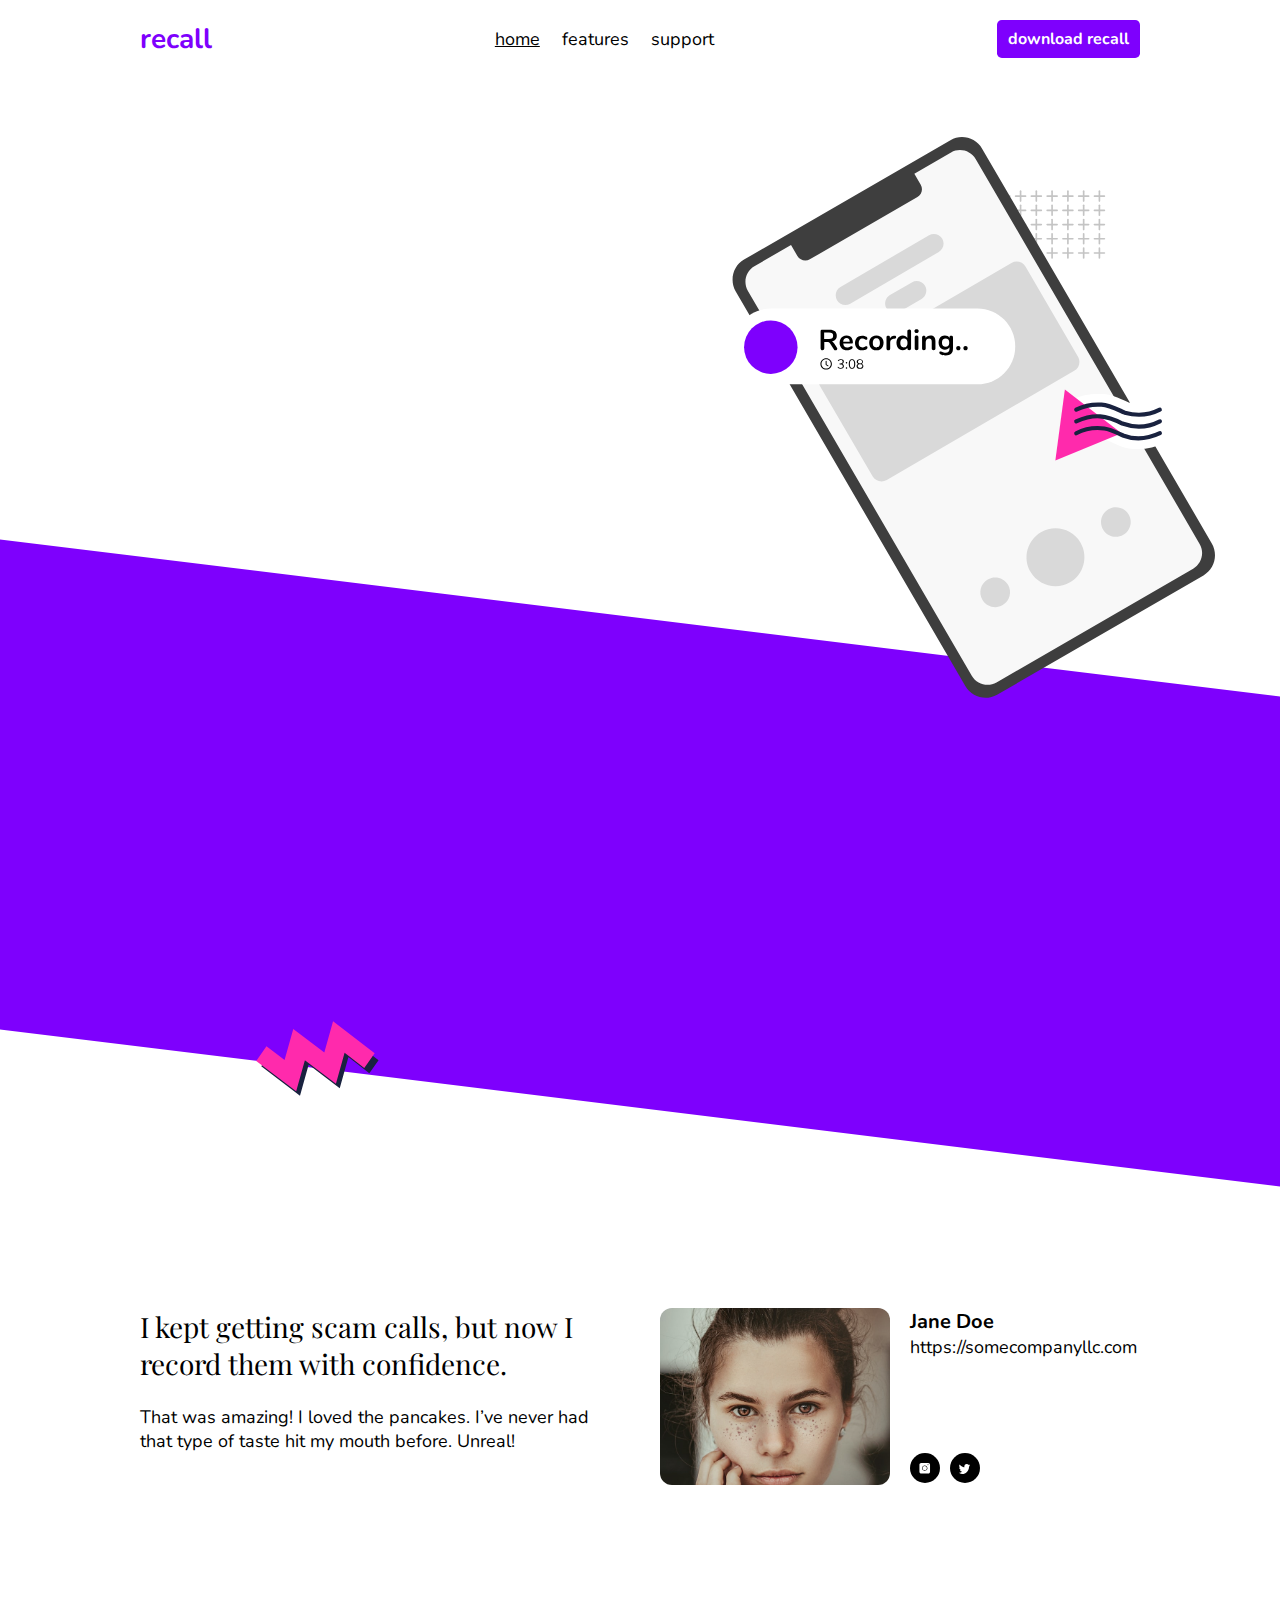
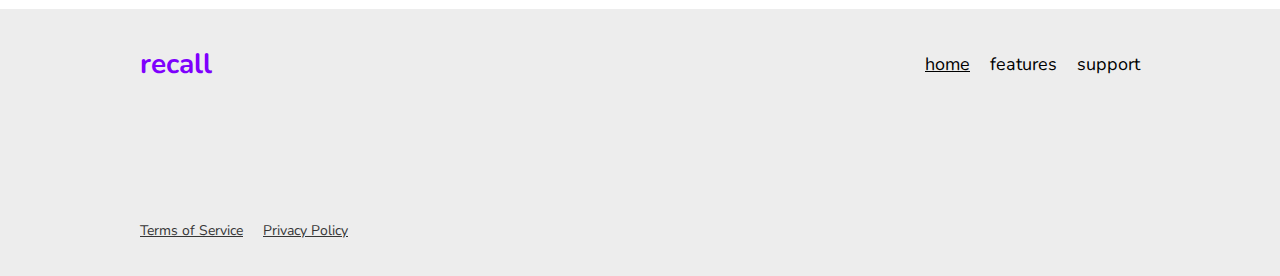
<file: Bonus - UI Animations/After/index.html>
<!DOCTYPE html>
<html lang="en">
<head>
    <meta charset="UTF-8">
    <meta http-equiv="X-UA-Compatible" content="IE=edge">
    <meta name="viewport" content="width=device-width, initial-scale=1.0">
    <title>Recall</title>
    <link rel="preconnect" href="https://fonts.googleapis.com">
    <link rel="preconnect" href="https://fonts.gstatic.com" crossorigin>
    <link href="https://fonts.googleapis.com/css2?family=Nunito:wght@400;700&family=Playfair+Display:wght@300&display=swap" rel="stylesheet">
    <link rel="stylesheet" href="css/main.css">
<body>
    <header>
        <div class="wrapper navbar">
            <a href="#" class="logo">recall</a>

            <nav>
                <ul>
                    <li><a href="#" class="active">home</a></li>
                    <li><a href="#">features</a></li>
                    <li><a href="#">support</a></li>
                </ul>
            </nav>

            <a href="#" class="header-cta">download recall</a>
        </div>
    </header>

    <section class="hero">
        <div class="wrapper">
            <div class="left-col">
                <h1>Recording scammers has never been easier.</h1>
                <p class="subhead">Simply answer, click record, and the rest is history.</p>

                <svg class="arrow" viewBox="0 0 189 176" fill="none" xmlns="http://www.w3.org/2000/svg">
                    <path d="M179.696 89.4763C179.533 77.2929 170.45 66.9679 160.958 60.6569C150.443 53.632 138.104 49.975 125.567 49.5641C100.189 48.6038 76.5691 60.0604 55.8252 73.8187C42.908 82.3777 30.8903 92.2123 19.6597 103.024C18.6173 104.031 19.0131 106.189 19.9907 107.006C21.2267 108.064 22.8424 107.69 23.8847 106.683C33.4118 97.5647 43.5685 89.228 54.3547 81.6731C64.2329 74.8156 74.4821 68.4982 85.4405 63.6166C106.785 54.3337 131.674 51.1171 153.025 62.4719C163.067 67.7977 173.956 77.5882 174.085 90.1272C174.155 91.6416 175.739 92.7355 177.119 92.6244C178.892 92.4454 179.765 90.9908 179.696 89.4763Z" fill="black"/>
                    <path d="M19.8013 60.6567C19.3398 75.4053 18.8784 90.1538 18.4169 104.902C18.309 107.944 17.6521 111.971 20.7553 113.758C22.2846 114.704 24.0593 114.525 25.8225 114.094C27.5856 113.662 29.2476 113.184 31.0555 112.65C38.0517 110.775 44.9914 108.75 51.9876 106.875C59.8595 104.658 67.6867 102.544 75.5586 100.327C76.9735 99.86 77.6337 98.0597 77.1261 96.7153C76.5622 95.2216 74.9998 94.632 73.585 95.0988C60.772 98.6456 47.9589 102.192 35.2918 105.682C32.0127 106.534 28.7899 107.536 25.5108 108.388C25.1177 108.456 24.1291 108.499 23.7476 108.819C23.4109 109.037 23.6913 108.67 23.804 108.969C24.0528 110.071 24.1076 109.107 24.1076 109.107C24.1523 109.004 24.0827 107.489 24.1275 107.386C24.1823 106.421 24.1922 105.561 24.247 104.597C24.4843 97.9053 24.6205 91.1679 24.9027 84.3734C25.1948 76.7181 25.3857 69.0166 25.6778 61.3612C25.7542 59.7889 24.8983 58.4092 23.3027 58.1753C21.6176 58.1478 19.8328 59.1876 19.8013 60.6567Z" fill="black"/>
                </svg>
                
                <div class="cta-btns">
                    <a href="#" class="gplay"><img src="assets/googleplay.svg" alt="google play"></a>
                    <a href="#" class="appstore"><img src="assets/appstore.svg" alt="applestore"></a>
                </div>
            </div>
            <div class="right-col">
                
                <svg class="phone" x="0px" y="0px"
                     viewBox="0 0 673 780" style="enable-background:new 0 0 673 780;" xml:space="preserve">
                <style type="text/css">
                    .st0{fill:none;stroke:#C4C4C4;stroke-width:2.23;stroke-linecap:round;stroke-miterlimit:10;}
                    .st1{fill:#F8F8F8;}
                    .st2{fill:#D9D9D9;}
                    .st3{fill-rule:evenodd;clip-rule:evenodd;fill:#3E3E3E;}
                    .st4{fill:#FFFFFF;}
                    .st5{fill:#7E00FD;}
                    .st6{fill-rule:evenodd;clip-rule:evenodd;}
                    .st7{fill:#FFFFFF;filter:url(#Adobe_OpacityMaskFilter);}
                    .st8{mask:url(#path-94-outside-1_650_322_00000165225616496789326570000001339334936672470417_);fill:#FFFFFF;}
                    .st9{fill:#FFFFFF;filter:url(#Adobe_OpacityMaskFilter_00000119094994285859874100000011093441398037457039_);}
                    .st10{mask:url(#path-96-outside-2_650_322_00000074424983384752340860000004024827741698168229_);fill:#FFFFFF;}
                    .st11{fill:#FFFFFF;filter:url(#Adobe_OpacityMaskFilter_00000034084047268451822760000010468709835953675920_);}
                    .st12{mask:url(#path-98-outside-3_650_322_00000060731228753389700330000014522725740344812709_);fill:#FFFFFF;}
                    .st13{fill:#FF2AAC;}
                    .st14{fill:none;stroke:#19223F;stroke-width:5.6082;stroke-linecap:round;stroke-miterlimit:10;}
                </style>
                <g class="flare2">
                    <path class="st0" d="M356.7,85v13.4"/>
                    <path class="st0" d="M363.4,91.7H350"/>
                    <path class="st0" d="M378,85v13.4"/>
                    <path class="st0" d="M384.7,91.7h-13.4"/>
                    <path class="st0" d="M399.2,85v13.4"/>
                    <path class="st0" d="M405.9,91.7h-13.4"/>
                    <path class="st0" d="M420.4,85v13.4"/>
                    <path class="st0" d="M427.1,91.7h-13.4"/>
                    <path class="st0" d="M441.6,85v13.4"/>
                    <path class="st0" d="M448.4,91.7h-13.4"/>
                    <path class="st0" d="M462.9,85v13.4"/>
                    <path class="st0" d="M469.6,91.7h-13.4"/>
                    <path class="st0" d="M484.1,85v13.4"/>
                    <path class="st0" d="M490.8,91.7h-13.4"/>
                    <path class="st0" d="M505.3,85v13.4"/>
                    <path class="st0" d="M512,91.7h-13.4"/>
                    <path class="st0" d="M356.7,104.1v13.4"/>
                    <path class="st0" d="M363.4,110.9H350"/>
                    <path class="st0" d="M378,104.1v13.4"/>
                    <path class="st0" d="M384.7,110.9h-13.4"/>
                    <path class="st0" d="M399.2,104.1v13.4"/>
                    <path class="st0" d="M405.9,110.9h-13.4"/>
                    <path class="st0" d="M420.4,104.1v13.4"/>
                    <path class="st0" d="M427.1,110.9h-13.4"/>
                    <path class="st0" d="M441.6,104.1v13.4"/>
                    <path class="st0" d="M448.4,110.9h-13.4"/>
                    <path class="st0" d="M462.9,104.1v13.4"/>
                    <path class="st0" d="M469.6,110.9h-13.4"/>
                    <path class="st0" d="M484.1,104.1v13.4"/>
                    <path class="st0" d="M490.8,110.9h-13.4"/>
                    <path class="st0" d="M505.3,104.1v13.4"/>
                    <path class="st0" d="M512,110.9h-13.4"/>
                    <path class="st0" d="M356.7,123.3v13.4"/>
                    <path class="st0" d="M363.4,130H350"/>
                    <path class="st0" d="M378,123.3v13.4"/>
                    <path class="st0" d="M384.7,130h-13.4"/>
                    <path class="st0" d="M399.2,123.3v13.4"/>
                    <path class="st0" d="M405.9,130h-13.4"/>
                    <path class="st0" d="M420.4,123.3v13.4"/>
                    <path class="st0" d="M427.1,130h-13.4"/>
                    <path class="st0" d="M441.6,123.3v13.4"/>
                    <path class="st0" d="M448.4,130h-13.4"/>
                    <path class="st0" d="M462.9,123.3v13.4"/>
                    <path class="st0" d="M469.6,130h-13.4"/>
                    <path class="st0" d="M484.1,123.3v13.4"/>
                    <path class="st0" d="M490.8,130h-13.4"/>
                    <path class="st0" d="M505.3,123.3v13.4"/>
                    <path class="st0" d="M512,130h-13.4"/>
                    <path class="st0" d="M356.7,142.4v13.4"/>
                    <path class="st0" d="M363.4,149.1H350"/>
                    <path class="st0" d="M378,142.4v13.4"/>
                    <path class="st0" d="M384.7,149.1h-13.4"/>
                    <path class="st0" d="M399.2,142.4v13.4"/>
                    <path class="st0" d="M405.9,149.1h-13.4"/>
                    <path class="st0" d="M420.4,142.4v13.4"/>
                    <path class="st0" d="M427.1,149.1h-13.4"/>
                    <path class="st0" d="M441.6,142.4v13.4"/>
                    <path class="st0" d="M448.4,149.1h-13.4"/>
                    <path class="st0" d="M462.9,142.4v13.4"/>
                    <path class="st0" d="M469.6,149.1h-13.4"/>
                    <path class="st0" d="M484.1,142.4v13.4"/>
                    <path class="st0" d="M490.8,149.1h-13.4"/>
                    <path class="st0" d="M505.3,142.4v13.4"/>
                    <path class="st0" d="M512,149.1h-13.4"/>
                    <path class="st0" d="M356.7,161.6V175"/>
                    <path class="st0" d="M363.4,168.3H350"/>
                    <path class="st0" d="M378,161.6V175"/>
                    <path class="st0" d="M384.7,168.3h-13.4"/>
                    <path class="st0" d="M399.2,161.6V175"/>
                    <path class="st0" d="M405.9,168.3h-13.4"/>
                    <path class="st0" d="M420.4,161.6V175"/>
                    <path class="st0" d="M427.1,168.3h-13.4"/>
                    <path class="st0" d="M441.6,161.6V175"/>
                    <path class="st0" d="M448.4,168.3h-13.4"/>
                    <path class="st0" d="M462.9,161.6V175"/>
                    <path class="st0" d="M469.6,168.3h-13.4"/>
                    <path class="st0" d="M484.1,161.6V175"/>
                    <path class="st0" d="M490.8,168.3h-13.4"/>
                    <path class="st0" d="M505.3,161.6V175"/>
                    <path class="st0" d="M512,168.3h-13.4"/>
                </g>
                <g class="phone">
                    <path class="st1" d="M39.2,182.9l267-155.5c13.4-7.8,30.5-3.3,38.3,10.1l303.5,521c7.8,13.4,3.3,30.5-10.1,38.3l-267,155.5
                        c-13.4,7.8-30.5,3.3-38.3-10.1l-303.5-521C21.3,207.8,25.9,190.7,39.2,182.9z"/>
                    <path class="st2" d="M156.8,213.9l119.2-69.5c6.2-3.6,14.2-1.5,17.8,4.7l0,0c3.6,6.2,1.5,14.2-4.7,17.8l-119.2,69.5
                        c-6.2,3.6-14.2,1.5-17.8-4.7l0,0C148.5,225.5,150.6,217.5,156.8,213.9z"/>
                    <path class="st2" d="M223.4,224.9l29.4-17.1c6.2-3.6,14.2-1.5,17.8,4.7v0c3.6,6.2,1.5,14.2-4.7,17.8l-29.4,17.1
                        c-6.2,3.6-14.2,1.5-17.8-4.7v0C215.1,236.5,217.2,228.5,223.4,224.9z"/>
                    <path class="st3" d="M347.6,28.1c-8.7-15.1-27.9-20.3-42.8-11.7L27,177.1c-14.9,8.6-19.9,27.9-11.2,43l309,531.1
                        c8.7,15.1,27.9,20.3,42.8,11.7l277.8-160.7c14.9-8.6,19.9-27.9,11.2-43L347.6,28.1z M338.9,42c-6.8-11.7-21.7-15.8-33.3-9.1
                        l-49.4,28.6l8.6,14.8c3.4,5.9,1.4,13.3-4.4,16.7l-144.9,83.8c-5.8,3.4-13.3,1.3-16.7-4.5l-8.6-14.8L40.9,186
                        c-11.6,6.7-15.5,21.7-8.7,33.4l301.3,517.8c6.8,11.7,21.7,15.8,33.3,9.1l264.7-153.1c11.6-6.7,15.5-21.7,8.7-33.4L527.7,366.5
                        L338.9,42z"/>
                    <path class="st2" d="M134.6,328.7l252.3-147c6.7-3.9,15.3-1.6,19.1,5.1l70.5,121c3.9,6.7,1.6,15.3-5.1,19.1l-252.3,147
                        c-6.7,3.9-15.3,1.6-19.1-5.1l-70.5-121C125.6,341.2,127.9,332.6,134.6,328.7z"/>
                    <path class="st2" d="M426.6,544L426.6,544c18.6-10.8,42.5-4.5,53.3,14.1l0,0c10.8,18.6,4.5,42.5-14.1,53.3l0,0
                        c-18.6,10.8-42.5,4.5-53.3-14.1l0,0C401.7,578.7,408,554.8,426.6,544z"/>
                    <path class="st2" d="M517.4,513.1L517.4,513.1c9.5-5.6,21.8-2.3,27.3,7.2l0,0c5.6,9.5,2.3,21.8-7.2,27.3l0,0
                        c-9.5,5.6-21.8,2.3-27.3-7.2l0,0C504.6,530.9,507.9,518.6,517.4,513.1z"/>
                    <path class="st2" d="M355,607.7L355,607.7c9.5-5.6,21.8-2.3,27.3,7.2l0,0c5.6,9.5,2.3,21.8-7.2,27.3l0,0
                        c-9.5,5.6-21.8,2.3-27.3-7.2l0,0C342.2,625.5,345.4,613.2,355,607.7z"/>
                </g>
                <g class="recording">
                    <path class="st4" d="M63,243h278c28.2,0,51,22.8,51,51l0,0c0,28.2-22.8,51-51,51H63c-28.2,0-51-22.8-51-51l0,0
                        C12,265.8,34.8,243,63,243z"/>
                    <circle class="st5" cx="63" cy="295" r="36"/>
                    <path d="M152,295.8c0.3,0.5,0.5,0.9,0.5,1.4c0,0.6-0.2,1.1-0.7,1.5c-0.5,0.4-1,0.6-1.7,0.6c-0.4,0-0.8-0.1-1.2-0.3
                        c-0.4-0.2-0.7-0.5-0.9-0.9l-5.2-7.9c-0.5-0.8-1.1-1.4-1.7-1.8c-0.6-0.3-1.3-0.5-2.3-0.5h-3.8v8.7c0,0.8-0.2,1.4-0.7,1.9
                        c-0.4,0.4-1,0.7-1.8,0.7c-0.8,0-1.4-0.2-1.8-0.7c-0.4-0.5-0.7-1.1-0.7-1.9v-22.8c0-0.8,0.2-1.3,0.6-1.8c0.4-0.4,1-0.6,1.8-0.6h9.8
                        c3.1,0,5.5,0.7,7.1,2.1c1.6,1.4,2.5,3.4,2.5,6c0,2.1-0.6,3.9-1.8,5.3c-1.2,1.4-2.9,2.2-5.1,2.6c0.8,0.2,1.4,0.5,2,1
                        c0.6,0.5,1.1,1.1,1.7,2L152,295.8z M141.4,284c1.9,0,3.3-0.4,4.2-1.1c0.9-0.7,1.3-1.8,1.3-3.3c0-1.5-0.4-2.6-1.3-3.3
                        c-0.9-0.7-2.3-1.1-4.2-1.1h-6.6v8.7H141.4z M171.7,293.7c0.4,0,0.8,0.2,1.1,0.5c0.3,0.3,0.4,0.8,0.4,1.4c0,0.8-0.5,1.5-1.4,2
                        c-0.9,0.5-1.9,0.9-3,1.2c-1.1,0.3-2.2,0.4-3.2,0.4c-3.1,0-5.5-0.9-7.3-2.7c-1.8-1.8-2.7-4.2-2.7-7.3c0-2,0.4-3.7,1.2-5.2
                        s1.9-2.7,3.3-3.5c1.4-0.8,3-1.2,4.8-1.2c1.7,0,3.2,0.4,4.5,1.1s2.3,1.8,3,3.2c0.7,1.4,1.1,3,1.1,4.9c0,1.1-0.5,1.7-1.5,1.7h-11.5
                        c0.2,1.8,0.7,3.1,1.5,4c0.9,0.8,2.1,1.2,3.7,1.2c0.8,0,1.6-0.1,2.2-0.3c0.6-0.2,1.4-0.5,2.2-0.9
                        C170.8,293.9,171.4,293.7,171.7,293.7z M165,282.8c-1.3,0-2.4,0.4-3.2,1.2c-0.8,0.8-1.2,2-1.4,3.6h8.8c-0.1-1.6-0.4-2.8-1.2-3.6
                        C167.3,283.2,166.3,282.8,165,282.8z M185.8,299.2c-1.9,0-3.6-0.4-5-1.2c-1.4-0.8-2.5-1.9-3.3-3.4c-0.8-1.5-1.2-3.2-1.2-5.2
                        c0-2,0.4-3.7,1.2-5.2c0.8-1.5,2-2.7,3.5-3.5c1.5-0.8,3.2-1.2,5.1-1.2c1,0,2,0.1,3,0.4c1,0.3,1.9,0.7,2.7,1.2
                        c0.8,0.5,1.2,1.2,1.2,2.1c0,0.6-0.1,1-0.4,1.4c-0.3,0.3-0.6,0.5-1.1,0.5c-0.3,0-0.6-0.1-0.9-0.2c-0.3-0.1-0.6-0.3-0.9-0.5
                        c-0.6-0.3-1.1-0.6-1.6-0.8c-0.5-0.2-1.1-0.3-1.8-0.3c-1.6,0-2.9,0.5-3.7,1.6c-0.9,1-1.3,2.5-1.3,4.5c0,1.9,0.4,3.5,1.3,4.5
                        c0.9,1,2.1,1.6,3.7,1.6c0.6,0,1.2-0.1,1.7-0.3c0.5-0.2,1.1-0.5,1.7-0.8c0.4-0.2,0.7-0.4,1-0.5c0.3-0.1,0.6-0.2,0.9-0.2
                        c0.4,0,0.8,0.2,1.1,0.5c0.3,0.4,0.4,0.8,0.4,1.4c0,0.4-0.1,0.8-0.3,1.2c-0.2,0.3-0.5,0.6-0.9,0.9c-0.8,0.5-1.7,0.9-2.8,1.2
                        C188,299.1,187,299.2,185.8,299.2z M205.1,299.2c-1.9,0-3.7-0.4-5.1-1.2c-1.5-0.8-2.6-2-3.4-3.5c-0.8-1.5-1.2-3.3-1.2-5.3
                        c0-2,0.4-3.7,1.2-5.2c0.8-1.5,1.9-2.7,3.4-3.5c1.5-0.8,3.2-1.2,5.1-1.2c2,0,3.7,0.4,5.1,1.2c1.5,0.8,2.6,2,3.4,3.5
                        c0.8,1.5,1.2,3.2,1.2,5.2c0,2-0.4,3.8-1.2,5.3c-0.8,1.5-1.9,2.7-3.4,3.5C208.8,298.8,207.1,299.2,205.1,299.2z M205.1,295.5
                        c1.6,0,2.8-0.5,3.6-1.6s1.2-2.6,1.2-4.6c0-2-0.4-3.5-1.2-4.6c-0.8-1.1-2-1.6-3.6-1.6c-1.6,0-2.8,0.5-3.6,1.6
                        c-0.8,1-1.2,2.6-1.2,4.6c0,2,0.4,3.6,1.2,4.6S203.5,295.5,205.1,295.5z M229.5,279.5c0.7-0.1,1.2,0.1,1.6,0.4
                        c0.4,0.3,0.6,0.8,0.6,1.5c0,0.7-0.2,1.2-0.5,1.6c-0.3,0.3-0.9,0.6-1.8,0.7l-1.2,0.1c-1.5,0.2-2.7,0.7-3.4,1.6
                        c-0.7,0.9-1.1,2-1.1,3.3v8.2c0,0.8-0.2,1.3-0.7,1.8c-0.5,0.4-1.1,0.6-1.8,0.6s-1.3-0.2-1.8-0.6c-0.4-0.4-0.7-1-0.7-1.8v-15.1
                        c0-0.7,0.2-1.3,0.7-1.7c0.5-0.4,1-0.6,1.7-0.6s1.2,0.2,1.6,0.6c0.4,0.4,0.6,0.9,0.6,1.6v1.6c0.5-1.1,1.2-2,2.2-2.7
                        c1-0.6,2.1-1,3.3-1.1L229.5,279.5z M249.3,271.2c0.7,0,1.3,0.2,1.8,0.6c0.5,0.4,0.7,1,0.7,1.6v23.3c0,0.7-0.2,1.3-0.7,1.7
                        c-0.4,0.4-1,0.6-1.8,0.6c-0.7,0-1.3-0.2-1.8-0.6c-0.4-0.4-0.7-1-0.7-1.7v-1c-0.6,1.1-1.4,1.9-2.5,2.5c-1.1,0.6-2.3,0.9-3.7,0.9
                        c-1.6,0-3.1-0.4-4.4-1.2c-1.3-0.8-2.3-2-3-3.5c-0.7-1.5-1.1-3.3-1.1-5.3s0.4-3.7,1.1-5.2c0.7-1.5,1.7-2.6,3-3.4s2.7-1.2,4.4-1.2
                        c1.4,0,2.6,0.3,3.7,0.9c1.1,0.6,1.9,1.4,2.5,2.4v-9.2c0-0.6,0.2-1.2,0.6-1.6C248,271.5,248.6,271.2,249.3,271.2z M242.1,295.5
                        c1.6,0,2.8-0.5,3.6-1.6c0.9-1.1,1.3-2.6,1.3-4.6c0-2-0.4-3.5-1.3-4.5c-0.8-1.1-2-1.6-3.5-1.6c-1.6,0-2.8,0.5-3.6,1.6
                        c-0.9,1-1.3,2.5-1.3,4.5c0,2,0.4,3.5,1.3,4.6C239.4,294.9,240.6,295.5,242.1,295.5z M259.2,299.2c-0.7,0-1.3-0.2-1.8-0.6
                        c-0.4-0.4-0.7-1-0.7-1.8v-15.1c0-0.8,0.2-1.3,0.7-1.7c0.5-0.4,1.1-0.6,1.8-0.6s1.3,0.2,1.8,0.6c0.5,0.4,0.7,1,0.7,1.7v15.1
                        c0,0.8-0.2,1.3-0.7,1.8C260.5,299,259.9,299.2,259.2,299.2z M259.2,276c-0.9,0-1.6-0.2-2.1-0.7c-0.5-0.5-0.8-1.1-0.8-1.9
                        s0.3-1.4,0.8-1.9c0.5-0.5,1.2-0.7,2.1-0.7c0.9,0,1.5,0.2,2.1,0.7c0.5,0.5,0.8,1.1,0.8,1.9s-0.3,1.4-0.8,1.9
                        C260.8,275.8,260.1,276,259.2,276z M277.8,279.4c2.3,0,4,0.6,5.1,2c1.1,1.3,1.7,3.3,1.7,5.9v9.6c0,0.7-0.2,1.3-0.7,1.7
                        c-0.4,0.4-1,0.6-1.8,0.6s-1.4-0.2-1.8-0.6c-0.4-0.4-0.7-1-0.7-1.7v-9.3c0-1.5-0.3-2.6-0.9-3.2c-0.5-0.7-1.4-1-2.6-1
                        c-1.4,0-2.5,0.4-3.4,1.3c-0.8,0.9-1.2,2.1-1.2,3.5v8.7c0,0.7-0.2,1.3-0.7,1.7c-0.4,0.4-1,0.6-1.8,0.6s-1.4-0.2-1.8-0.6
                        c-0.4-0.4-0.6-1-0.6-1.7v-15.1c0-0.7,0.2-1.2,0.7-1.6c0.4-0.4,1-0.6,1.8-0.6c0.7,0,1.2,0.2,1.6,0.6c0.4,0.4,0.7,0.9,0.7,1.6v1.1
                        c0.6-1.1,1.5-1.9,2.6-2.5C275.2,279.7,276.4,279.4,277.8,279.4z M305.7,279.5c0.7,0,1.3,0.2,1.8,0.6c0.4,0.4,0.7,1,0.7,1.7v15.4
                        c0,3-0.8,5.3-2.5,6.8s-4.1,2.3-7.4,2.3c-2.8,0-5.2-0.5-7.1-1.6c-1-0.6-1.4-1.3-1.4-2.1c0-0.6,0.1-1,0.4-1.4
                        c0.3-0.3,0.7-0.5,1.1-0.5c0.2,0,0.5,0.1,0.9,0.2c0.3,0.1,0.7,0.3,1.1,0.4c0.9,0.4,1.8,0.7,2.5,0.9c0.8,0.2,1.6,0.3,2.6,0.3
                        c3.4,0,5.1-1.7,5.1-5V295c-0.6,1.1-1.4,1.9-2.5,2.5c-1.1,0.6-2.3,0.9-3.7,0.9c-1.7,0-3.1-0.4-4.4-1.2c-1.3-0.8-2.3-1.9-3-3.4
                        s-1.1-3.1-1.1-5c0-1.9,0.4-3.5,1.1-5c0.7-1.5,1.7-2.6,3-3.4c1.3-0.8,2.8-1.2,4.4-1.2c1.4,0,2.7,0.3,3.7,0.9
                        c1.1,0.6,1.9,1.4,2.5,2.5v-1c0-0.7,0.2-1.2,0.7-1.6C304.4,279.7,305,279.5,305.7,279.5z M298.3,294.6c1.6,0,2.8-0.5,3.6-1.5
                        c0.9-1,1.3-2.4,1.3-4.2c0-1.8-0.4-3.2-1.3-4.2c-0.9-1-2.1-1.5-3.6-1.5c-1.5,0-2.7,0.5-3.6,1.5c-0.9,1-1.3,2.4-1.3,4.2
                        c0,1.8,0.4,3.2,1.3,4.2S296.8,294.6,298.3,294.6z M315.4,299.2c-0.8,0-1.5-0.3-2.1-0.8c-0.5-0.6-0.8-1.3-0.8-2.1s0.3-1.5,0.8-2.1
                        c0.5-0.6,1.2-0.9,2.1-0.9s1.5,0.3,2.1,0.9c0.5,0.5,0.8,1.2,0.8,2.1s-0.3,1.5-0.8,2.1C317,298.9,316.3,299.2,315.4,299.2z
                         M325.1,299.2c-0.8,0-1.5-0.3-2.1-0.8c-0.5-0.6-0.8-1.3-0.8-2.1s0.3-1.5,0.8-2.1c0.5-0.6,1.2-0.9,2.1-0.9s1.5,0.3,2.1,0.9
                        c0.5,0.5,0.8,1.2,0.8,2.1s-0.3,1.5-0.8,2.1C326.6,298.9,326,299.2,325.1,299.2z"/>
                    <path d="M159.1,317.5c0.8,0.2,1.4,0.6,1.7,1.1c0.4,0.5,0.6,1.2,0.6,2c0,1.1-0.4,2-1.1,2.6c-0.7,0.6-1.8,1-3,1
                        c-0.8,0-1.5-0.1-2.2-0.4c-0.7-0.3-1.3-0.6-1.8-1.1c-0.2-0.2-0.3-0.4-0.3-0.6c0-0.2,0-0.3,0.1-0.4c0.1-0.1,0.2-0.2,0.3-0.2
                        c0.2,0,0.3,0.1,0.5,0.2c0.6,0.4,1.1,0.8,1.6,1s1.1,0.3,1.7,0.3c0.9,0,1.6-0.2,2-0.6c0.5-0.4,0.7-1,0.7-1.8c0-1.5-1-2.3-2.9-2.3h-1
                        c-0.2,0-0.3-0.1-0.5-0.2c-0.1-0.1-0.2-0.3-0.2-0.5s0.1-0.3,0.2-0.4c0.1-0.1,0.3-0.2,0.5-0.2h0.7c0.9,0,1.7-0.2,2.2-0.6
                        c0.5-0.4,0.8-1,0.8-1.8c0-0.7-0.2-1.2-0.6-1.6c-0.4-0.4-1-0.6-1.7-0.6c-0.6,0-1.1,0.1-1.6,0.3c-0.5,0.2-1.1,0.5-1.6,1
                        c-0.2,0.1-0.3,0.2-0.5,0.2c-0.1,0-0.2-0.1-0.3-0.2c-0.1-0.1-0.1-0.3-0.1-0.5c0-0.2,0.1-0.4,0.3-0.6c0.5-0.5,1.1-0.8,1.8-1.1
                        c0.7-0.3,1.4-0.4,2.2-0.4c1.2,0,2.1,0.3,2.7,0.9c0.7,0.6,1,1.4,1,2.3c0,0.7-0.2,1.4-0.6,1.9C160.2,316.9,159.7,317.2,159.1,317.5z
                         M164.9,317.1c-0.3,0-0.5-0.1-0.7-0.3c-0.2-0.2-0.3-0.4-0.3-0.7c0-0.3,0.1-0.5,0.3-0.7c0.2-0.2,0.4-0.3,0.7-0.3
                        c0.3,0,0.5,0.1,0.7,0.3c0.2,0.2,0.3,0.4,0.3,0.7c0,0.3-0.1,0.5-0.3,0.7C165.4,317,165.1,317.1,164.9,317.1z M164.9,324.1
                        c-0.3,0-0.5-0.1-0.7-0.3c-0.2-0.2-0.3-0.4-0.3-0.7s0.1-0.5,0.3-0.7c0.2-0.2,0.4-0.3,0.7-0.3c0.3,0,0.5,0.1,0.7,0.3
                        c0.2,0.2,0.3,0.4,0.3,0.7s-0.1,0.5-0.3,0.7C165.4,324,165.1,324.1,164.9,324.1z M172.3,324.1c-1.5,0-2.6-0.6-3.3-1.7
                        s-1.1-2.7-1.1-4.8c0-2.1,0.4-3.7,1.1-4.8s1.9-1.7,3.3-1.7s2.6,0.6,3.3,1.7c0.8,1.1,1.1,2.7,1.1,4.8s-0.4,3.7-1.1,4.8
                        S173.8,324.1,172.3,324.1z M172.3,322.9c1,0,1.8-0.4,2.2-1.3c0.5-0.9,0.7-2.2,0.7-4c0-1.8-0.2-3.1-0.7-4c-0.5-0.8-1.2-1.3-2.2-1.3
                        c-1,0-1.8,0.4-2.2,1.3c-0.5,0.8-0.7,2.2-0.7,4c0,1.8,0.2,3.1,0.7,4C170.6,322.5,171.3,322.9,172.3,322.9z M185.3,317.5
                        c0.7,0.2,1.3,0.6,1.7,1.2c0.4,0.6,0.6,1.2,0.6,2c0,1.1-0.4,2-1.2,2.6c-0.8,0.6-1.9,0.9-3.4,0.9s-2.6-0.3-3.4-0.9
                        c-0.8-0.6-1.2-1.5-1.2-2.6c0-0.8,0.2-1.4,0.6-2c0.4-0.6,1-0.9,1.7-1.2c-0.6-0.2-1.1-0.6-1.5-1.1c-0.4-0.5-0.6-1.1-0.6-1.8
                        c0-1,0.4-1.8,1.1-2.4c0.8-0.6,1.8-0.9,3.1-0.9s2.4,0.3,3.1,0.9c0.8,0.6,1.1,1.4,1.1,2.4c0,0.7-0.2,1.3-0.6,1.8
                        C186.4,316.9,185.9,317.3,185.3,317.5z M180.3,314.6c0,0.7,0.2,1.3,0.7,1.7c0.5,0.4,1.2,0.6,2.1,0.6s1.6-0.2,2.1-0.6
                        c0.5-0.4,0.7-1,0.7-1.7c0-0.7-0.2-1.3-0.7-1.7c-0.5-0.4-1.2-0.6-2.1-0.6s-1.6,0.2-2.1,0.6C180.5,313.4,180.3,313.9,180.3,314.6z
                         M183.1,322.9c2.1,0,3.1-0.8,3.1-2.4c0-1.6-1-2.4-3.1-2.4s-3.1,0.8-3.1,2.4C180,322.1,181,322.9,183.1,322.9z"/>
                    <path d="M138.2,314.1c0-0.4-0.3-0.7-0.7-0.7s-0.7,0.3-0.7,0.7v4.4c0,0.2,0.1,0.4,0.3,0.6l2.6,1.6c0.3,0.2,0.7,0.1,0.9-0.2
                        c0.2-0.3,0.1-0.7-0.2-0.9l-2.3-1.4V314.1z"/>
                    <path class="st6" d="M137.5,309.8c-4.2,0-7.7,3.4-7.7,7.7s3.4,7.7,7.7,7.7s7.7-3.4,7.7-7.7S141.7,309.8,137.5,309.8z M131.2,317.5
                        c0-3.5,2.8-6.3,6.3-6.3s6.3,2.8,6.3,6.3s-2.8,6.3-6.3,6.3S131.2,321,131.2,317.5z"/>
                </g>
                <g class="flare">
                    <defs>
                        <filter id="Adobe_OpacityMaskFilter" filterUnits="userSpaceOnUse" x="459.5" y="357.7" width="141.8" height="42.8">
                            <feColorMatrix  type="matrix" values="1 0 0 0 0  0 1 0 0 0  0 0 1 0 0  0 0 0 1 0"/>
                        </filter>
                    </defs>
                    
                        <mask maskUnits="userSpaceOnUse" x="459.5" y="357.7" width="141.8" height="42.8" id="path-94-outside-1_650_322_00000165225616496789326570000001339334936672470417_">
                        <rect x="459.1" y="357.3" class="st7" width="143" height="44"/>
                        <path d="M474.1,379.1c10.5-5.2,22.4-7.5,34-6.7c11.2,0.7,21.3,6.4,31.4,10.8c15.7,4.5,32.5,3.4,47.1-4.1"/>
                    </mask>
                    <path class="st8" d="M467.5,366.1c-7.2,3.6-10.1,12.4-6.5,19.6c3.6,7.2,12.4,10.1,19.6,6.5L467.5,366.1z M508.1,372.4l1-14.6l0,0
                        l0,0L508.1,372.4z M539.5,383.3l-5.9,13.4l0.9,0.4l1,0.3L539.5,383.3z M593.3,392.1c7.2-3.7,10-12.5,6.3-19.7
                        c-3.7-7.2-12.5-10-19.7-6.3L593.3,392.1z M480.6,392.2c8-4,17.4-5.8,26.5-5.2l1.9-29.2c-14-0.9-28.6,1.8-41.5,8.2L480.6,392.2z
                         M507.1,387c7.9,0.5,14.6,4.3,26.4,9.6l11.9-26.7c-8.3-3.7-21.8-11.1-36.4-12.1L507.1,387z M535.5,397.3
                        c18.9,5.4,39.6,4.2,57.8-5.2l-13.3-26c-11,5.6-24,6.6-36.4,3.1L535.5,397.3z"/>
                    <path class="st4" d="M559,376.5l-26.5-4.5h-7l-1,7c6.7,4.5,20.2,13.5,21,13.5s10.7-3.7,15.5-5.5L559,376.5z"/>
                    <defs>
                        
                            <filter id="Adobe_OpacityMaskFilter_00000131334970821604292100000015556734815680706446_" filterUnits="userSpaceOnUse" x="459.5" y="373.4" width="141.8" height="42.9">
                            <feColorMatrix  type="matrix" values="1 0 0 0 0  0 1 0 0 0  0 0 1 0 0  0 0 0 1 0"/>
                        </filter>
                    </defs>
                    
                        <mask maskUnits="userSpaceOnUse" x="459.5" y="373.4" width="141.8" height="42.9" id="path-96-outside-2_650_322_00000074424983384752340860000004024827741698168229_">
                        
                            <rect x="459.1" y="373" style="fill:#FFFFFF;filter:url(#Adobe_OpacityMaskFilter_00000131334970821604292100000015556734815680706446_);" width="143" height="44"/>
                        <path d="M474.1,394.8c10.1-4.5,20.9-7.5,32.2-6.7c10.8,0.7,20.6,4.9,29.9,9.7c16.5,6,35.1,4.9,50.5-3"/>
                    </mask>
                    <path class="st10" d="M468.1,381.5c-7.4,3.3-10.7,11.9-7.4,19.3c3.3,7.4,11.9,10.7,19.3,7.4L468.1,381.5z M506.2,388.1l1-14.6l0,0
                        l0,0L506.2,388.1z M536.1,397.8l-6.7,13l0.8,0.4l0.9,0.3L536.1,397.8z M593.3,407.9c7.2-3.7,10-12.5,6.3-19.7
                        c-3.7-7.2-12.5-10-19.7-6.3L593.3,407.9z M480,408.2c8.9-3.9,17.2-6,25.2-5.5l1.9-29.2c-14.4-1-27.7,2.9-39.1,8L480,408.2z
                         M505.2,402.7c7.8,0.5,15.4,3.5,24.2,8.1l13.5-25.9c-9.9-5.1-21.8-10.4-35.6-11.3L505.2,402.7z M531.2,411.6
                        c20.2,7.3,43.1,6,62.1-3.7l-13.3-26c-11.7,6-26.1,6.9-38.8,2.3L531.2,411.6z"/>
                    <defs>
                        
                            <filter id="Adobe_OpacityMaskFilter_00000052083123242267743490000002220846833864962479_" filterUnits="userSpaceOnUse" x="459.5" y="389.3" width="141.8" height="43">
                            <feColorMatrix  type="matrix" values="1 0 0 0 0  0 1 0 0 0  0 0 1 0 0  0 0 0 1 0"/>
                        </filter>
                    </defs>
                    
                        <mask maskUnits="userSpaceOnUse" x="459.5" y="389.3" width="141.8" height="43" id="path-98-outside-3_650_322_00000060731228753389700330000014522725740344812709_">
                        
                            <rect x="459.1" y="388.9" style="fill:#FFFFFF;filter:url(#Adobe_OpacityMaskFilter_00000052083123242267743490000002220846833864962479_);" width="143" height="44"/>
                        <path d="M474.1,410.9c11.6-6,24.7-8.2,37.8-6.4c9.7,1.5,17.6,6,26.2,9.7c15.7,6,33.6,3.7,48.6-3.4"/>
                    </mask>
                    <path class="st12" d="M467.4,397.9c-7.2,3.7-10,12.5-6.3,19.7c3.7,7.2,12.5,10,19.7,6.3L467.4,397.9z M511.8,404.6l2.2-14.4l-0.1,0
                        l-0.1,0L511.8,404.6z M538,414.3l-5.8,13.4l0.3,0.1l0.3,0.1L538,414.3z M592.9,424.1c7.3-3.5,10.4-12.2,6.9-19.5
                        c-3.5-7.3-12.2-10.4-19.5-6.9L592.9,424.1z M480.8,423.9c8.9-4.6,18.9-6.3,29-4.9l4.1-28.9c-16.1-2.3-32.2,0.5-46.5,7.8
                        L480.8,423.9z M509.6,419c7.2,1.1,12.2,4.2,22.6,8.7l11.7-26.8c-6.8-3-17.6-8.9-29.8-10.8L509.6,419z M532.8,427.9
                        c20.3,7.7,42.4,4.6,60.1-3.8l-12.5-26.4c-12.2,5.8-26,7.2-37.1,2.9L532.8,427.9z"/>
                    <path class="st13" d="M446,447.6l12.8-95.6l76.3,58.9L446,447.6z"/>
                    <path class="st14" d="M474.1,379.1c10.5-5.2,22.4-7.5,34-6.7c11.2,0.7,21.3,6.4,31.4,10.8c15.7,4.5,32.5,3.4,47.1-4.1"/>
                    <path class="st14" d="M474.1,394.8c10.1-4.5,20.9-7.5,32.2-6.7c10.8,0.7,20.6,4.9,29.9,9.7c16.5,6,35.1,4.9,50.5-3"/>
                    <path class="st14" d="M474.1,410.9c11.6-6,24.7-8.2,37.8-6.4c9.7,1.5,17.6,6,26.2,9.7c15.7,6,33.6,3.7,48.6-3.4"/>
                </g>
                </svg>
                
                    
            </div>
        </div>
    </section>

    <section class="features">
        <div class="wrapper">
            <ul>
                <li>
                    <strong>
                        <svg viewBox="0 0 48 48" fill="none" xmlns="http://www.w3.org/2000/svg">
                            <path d="M21 32C21 30.3431 22.3431 29 24 29C25.6569 29 27 30.3431 27 32C27 33.6569 25.6569 35 24 35C22.3431 35 21 33.6569 21 32Z" fill="white"/>
                            <path fill-rule="evenodd" clip-rule="evenodd" d="M15.2433 21.1943L14.6124 15.5163C14.5315 14.7884 14.5315 14.0537 14.6124 13.3258L14.658 12.916C15.1409 8.56918 18.5581 5.12986 22.9017 4.61885C23.6314 4.53301 24.3686 4.53301 25.0982 4.61885C29.4418 5.12986 32.859 8.56918 33.342 12.916L33.3875 13.3258C33.4684 14.0537 33.4684 14.7884 33.3875 15.5163L32.7566 21.1943L34.1298 21.3039C36.2953 21.4768 38.0635 23.1046 38.4145 25.2484C39.1466 29.7197 39.1466 34.2803 38.4145 38.7516C38.0635 40.8954 36.2953 42.5232 34.1298 42.6961L31.1375 42.935C26.3868 43.3142 21.6133 43.3142 16.8626 42.935L13.8703 42.6961C11.7048 42.5232 9.93664 40.8954 9.58561 38.7516C8.85346 34.2803 8.85346 29.7197 9.58561 25.2484C9.93664 23.1046 11.7048 21.4768 13.8703 21.3039L15.2433 21.1943ZM23.2522 7.59831C23.749 7.53986 24.2509 7.53986 24.7477 7.59831C27.7049 7.94622 30.0315 10.2878 30.3603 13.2473L30.4058 13.6571C30.4623 14.1648 30.4623 14.6773 30.4058 15.185L29.7635 20.9659C25.9251 20.7188 22.0748 20.7188 18.2364 20.966L17.5941 15.185C17.5377 14.6773 17.5377 14.1648 17.5941 13.657L17.6396 13.2473C17.9684 10.2878 20.295 7.94622 23.2522 7.59831ZM30.8988 24.0555C26.3069 23.6889 21.6932 23.6889 17.1013 24.0555L14.109 24.2944C13.3192 24.3574 12.6742 24.9512 12.5462 25.7332C11.8666 29.8834 11.8666 34.1166 12.5462 38.2668C12.6742 39.0488 13.3192 39.6426 14.109 39.7056L17.1013 39.9445C21.6932 40.3111 26.3069 40.3111 30.8988 39.9445L33.8911 39.7056C34.6809 39.6426 35.3259 39.0488 35.4539 38.2668C36.1335 34.1166 36.1335 29.8834 35.4539 25.7332C35.3259 24.9512 34.6809 24.3574 33.8911 24.2944L30.8988 24.0555Z" fill="white"/>
                        </svg>
                        <span>Secure</span>
                    </strong>
                    <p>Lorem ipsum dolor sit amet, consectetur adipiscing elit. Bibendum eget suspendisse metus lacus vel massa suspendisse aliquam nisi.</p>
                </li>
                <li>
                    <strong>
                        <svg viewBox="0 0 48 48" fill="none" xmlns="http://www.w3.org/2000/svg">
                            <path d="M20 6.03552C19.1716 6.03552 18.5 5.36395 18.5 4.53552C18.5 3.7071 19.1716 3.03552 20 3.03552H27.0711C27.8995 3.03552 28.5711 3.7071 28.5711 4.53552C28.5711 5.36395 27.8995 6.03552 27.0711 6.03552H20Z" fill="white"/>
                            <path d="M13.0607 6.93933C13.6464 7.52512 13.6464 8.47486 13.0607 9.06065L8.06066 14.0607C7.47487 14.6464 6.52513 14.6464 5.93934 14.0607C5.35355 13.4749 5.35355 12.5251 5.93934 11.9393L10.9393 6.93933C11.5251 6.35354 12.4749 6.35354 13.0607 6.93933Z" fill="white"/>
                            <path d="M24 11.5C15.9919 11.5 9.5 17.9919 9.5 26C9.5 34.0081 15.9919 40.5 24 40.5C32.0081 40.5 38.5 34.0081 38.5 26C38.5 25.1716 39.1716 24.5 40 24.5C40.8284 24.5 41.5 25.1716 41.5 26C41.5 35.665 33.665 43.5 24 43.5C14.335 43.5 6.5 35.665 6.5 26C6.5 16.335 14.335 8.49999 24 8.49999C24.8284 8.49999 25.5 9.17156 25.5 9.99999C25.5 10.8284 24.8284 11.5 24 11.5Z" fill="white"/>
                            <path d="M34.3764 16.7285C34.8408 16.1314 34.788 15.2819 34.253 14.7469C33.7181 14.212 32.8686 14.1591 32.2715 14.6236L25.9317 19.5545L21.7888 22.5137C20.9039 23.1458 20.3787 24.1664 20.3787 25.2539C20.3787 27.1137 21.8863 28.6213 23.7461 28.6213C24.8336 28.6213 25.8542 28.0961 26.4863 27.2112L29.4454 23.0683L34.3764 16.7285Z" fill="white"/>
                        </svg>
                            
                        <span>Fast</span>
                    </strong>
                    <p>Lorem ipsum dolor sit amet, consectetur adipiscing elit. Bibendum eget suspendisse metus lacus vel massa suspendisse aliquam nisi.</p>
                </li>
                <li>
                    <strong>
                        <svg viewBox="0 0 48 48" fill="none" xmlns="http://www.w3.org/2000/svg">
                            <path d="M12.8576 4.82605C13.4024 4.2019 13.338 3.25434 12.7138 2.70962C12.0897 2.16489 11.1421 2.22928 10.5974 2.85343L8.01376 5.81377C6.54823 7.49298 5.71977 9.63401 5.6733 11.8623L5.55994 17.2976C5.54266 18.1259 6.20009 18.8113 7.02833 18.8286C7.85658 18.8459 8.54201 18.1884 8.55929 17.3602L8.67265 11.9249C8.70444 10.4002 9.27128 8.93533 10.274 7.78639L12.8576 4.82605Z" fill="white"/>
                            <path fill-rule="evenodd" clip-rule="evenodd" d="M12.474 15.4016C12.7518 10.9601 16.435 7.50012 20.8852 7.50012H22V6.00013C22 4.89556 22.8954 4.00013 24 4.00013C25.1046 4.00013 26 4.89556 26 6.00013V7.50012H27.1148C31.565 7.50012 35.2482 10.9601 35.5259 15.4016L35.9679 22.4685C36.1365 25.1629 37.0411 27.7594 38.5832 29.9753C39.9765 31.9774 38.7361 34.7425 36.3142 35.0332L29.5 35.8509V38.0001C29.5 41.0377 27.0376 43.5001 24 43.5001C20.9624 43.5001 18.5 41.0377 18.5 38.0001V35.8509L11.6857 35.0332C9.26388 34.7426 8.02344 31.9774 9.41681 29.9753C10.9589 27.7594 11.8635 25.1629 12.032 22.4685L12.474 15.4016ZM20.8852 10.5001C18.0192 10.5001 15.6471 12.7285 15.4682 15.5889L15.0262 22.6558C14.8234 25.8981 13.7349 29.0225 11.8792 31.689C11.7785 31.8337 11.8681 32.0335 12.0432 32.0545L19.5185 32.9516C22.4955 33.3088 25.5045 33.3088 28.4815 32.9516L35.9568 32.0545C36.1319 32.0335 36.2215 31.8337 36.1208 31.689C34.2651 29.0225 33.1766 25.8981 32.9738 22.6558L32.5318 15.5889C32.3529 12.7285 29.9808 10.5001 27.1148 10.5001H20.8852ZM24 40.5001C22.6193 40.5001 21.5 39.3808 21.5 38.0001V36.5001H26.5V38.0001C26.5 39.3808 25.3807 40.5001 24 40.5001Z" fill="white"/>
                            <path d="M35.2862 2.70962C34.662 3.25434 34.5976 4.2019 35.1424 4.82605L37.726 7.78639C38.7287 8.93533 39.2956 10.4002 39.3274 11.9249L39.4407 17.3602C39.458 18.1884 40.1434 18.8459 40.9717 18.8286C41.7999 18.8113 42.4573 18.1259 42.4401 17.2976L42.3267 11.8623C42.2802 9.63401 41.4518 7.49298 39.9862 5.81377L37.4026 2.85343C36.8579 2.22928 35.9103 2.16489 35.2862 2.70962Z" fill="white"/>
                        </svg>
                        <span>Reliable</span>
                    </strong>
                    <p>Lorem ipsum dolor sit amet, consectetur adipiscing elit. Bibendum eget suspendisse metus lacus vel massa suspendisse aliquam nisi.</p>
                </li>
            </ul>
        </div>
    </section>

    <div class="wrapper">
        <section class="testimonial">
            <div class="testimonial-quote">
                <h2>I kept getting scam calls, but now I record them with confidence.</h2>
                <p>That was amazing! I loved the pancakes. I’ve never had that type of taste hit my mouth before. Unreal!</p>
            </div>
            <div class="testimonial-info">
                <img class="author-pic" src="assets/person.jpg" alt="Customer quote">
                <div class="author">
                    <div class="joined">
                        <strong>Jane Doe</strong>
                        <a href="#">https://somecompanyllc.com</a>
                    </div>
                    <ul class="social-nav">
                        <li>
                            <a href="#">
                                <svg viewBox="0 0 27 27" fill="none" xmlns="http://www.w3.org/2000/svg">
                                    <circle cx="13.5" cy="13.5" r="13.5" fill="black"/>
                                    <path d="M16.4334 18.4236H10.0896C9.213 18.4236 8.49683 17.7074 8.49683 16.8308V10.487C8.49683 9.61034 9.213 8.89417 10.0896 8.89417H16.4334C17.3101 8.89417 18.0262 9.61034 18.0262 10.487V16.8308C18.0262 17.7113 17.314 18.4236 16.4334 18.4236Z" fill="white"/>
                                    <path d="M13.2635 16.1066C12.6099 16.1066 11.9955 15.8522 11.5337 15.3904C11.0719 14.9286 10.8175 14.3142 10.8175 13.6607C10.8175 13.0071 11.0719 12.3927 11.5337 11.9309C11.9955 11.4691 12.6099 11.2147 13.2635 11.2147C13.917 11.2147 14.5314 11.4691 14.9932 11.9309C15.455 12.3927 15.7094 13.0071 15.7094 13.6607C15.7094 14.3142 15.455 14.9286 14.9932 15.3904C14.5275 15.8522 13.917 16.1066 13.2635 16.1066ZM13.2635 11.7352C12.2029 11.7352 11.338 12.5962 11.338 13.6607C11.338 14.7212 12.199 15.5861 13.2635 15.5861C14.324 15.5861 15.1889 14.7251 15.1889 13.6607C15.185 12.6001 14.324 11.7352 13.2635 11.7352Z" fill="black"/>
                                    <path d="M16.1862 11.1346C16.4456 11.1346 16.6558 10.9243 16.6558 10.6649C16.6558 10.4056 16.4456 10.1953 16.1862 10.1953C15.9268 10.1953 15.7166 10.4056 15.7166 10.6649C15.7166 10.9243 15.9268 11.1346 16.1862 11.1346Z" fill="black"/>
                                </svg>
                            </a>
                        </li>
                        <li>
                            <a href="#">
                                <svg viewBox="0 0 27 27" fill="none" xmlns="http://www.w3.org/2000/svg">
                                    <circle cx="13.5" cy="13.5" r="13.5" fill="black"/>
                                    <path d="M8 17.71C9.07642 17.7725 10.0177 17.513 10.9357 16.8258C10.0084 16.6624 9.36533 16.225 9.01585 15.3216C9.28612 15.2831 9.52377 15.3552 9.80336 15.2399C8.89003 14.8266 8.29823 14.2066 8.27493 13.1349C8.56384 13.1589 8.78286 13.356 9.12768 13.3271C8.28891 12.4813 8.03262 11.5586 8.55918 10.4389C9.43523 11.4769 10.4604 12.1834 11.7139 12.515C11.7838 12.5342 11.849 12.5534 11.9189 12.5678C12.2404 12.6447 12.6226 12.8081 12.8183 12.7841C13.1538 12.7408 12.8183 12.342 12.9021 11.8229C13.1678 10.2082 14.8919 9.4729 16.1687 10.4196C16.5415 10.6984 16.835 10.6936 17.2032 10.5254C17.3942 10.4389 17.5899 10.3524 17.8183 10.2514C17.767 10.7128 17.4222 10.9675 17.1473 11.3087C17.4595 11.3808 17.7111 11.2895 18 11.1934C17.9021 11.525 17.6598 11.7124 17.4408 11.895C17.2125 12.0824 17.124 12.2795 17.1146 12.5871C16.9748 17.2439 11.8444 20.8434 8.33551 17.9792C7.99534 17.7004 8.32619 17.9792 8 17.71Z" fill="white"/>
                                    </svg>
                                    
                            </a>
                        </li>
                    </ul>
                </div>
            </div>
        </section>
    </div>

    <footer>
        <div class="wrapper">
            <div class="footer-header">
                <a href="#" class="logo black">recall</a>

                <nav class="footer-nav">
                    <ul>
                        <li><a href="#" class="active">home</a></li>
                        <li><a href="#">features</a></li>
                        <li><a href="#">support</a></li>
                    </ul>
                </nav>
            </div>
            
            <div class="cta-btns">
                <a href="#" class="gplay"><img src="assets/googleplay.svg" alt="google play"></a>
                <a href="#" class="appstore"><img src="assets/appstore.svg" alt="applestore"></a>
            </div>

            <nav class="secondary-nav">
                <ul>
                    <li><a href="#">Terms of Service</a></li>
                    <li><a href="#">Privacy Policy</a></li>
                </ul> 
            </nav>

        </div>
    </footer>
</body>
</html>
</file>
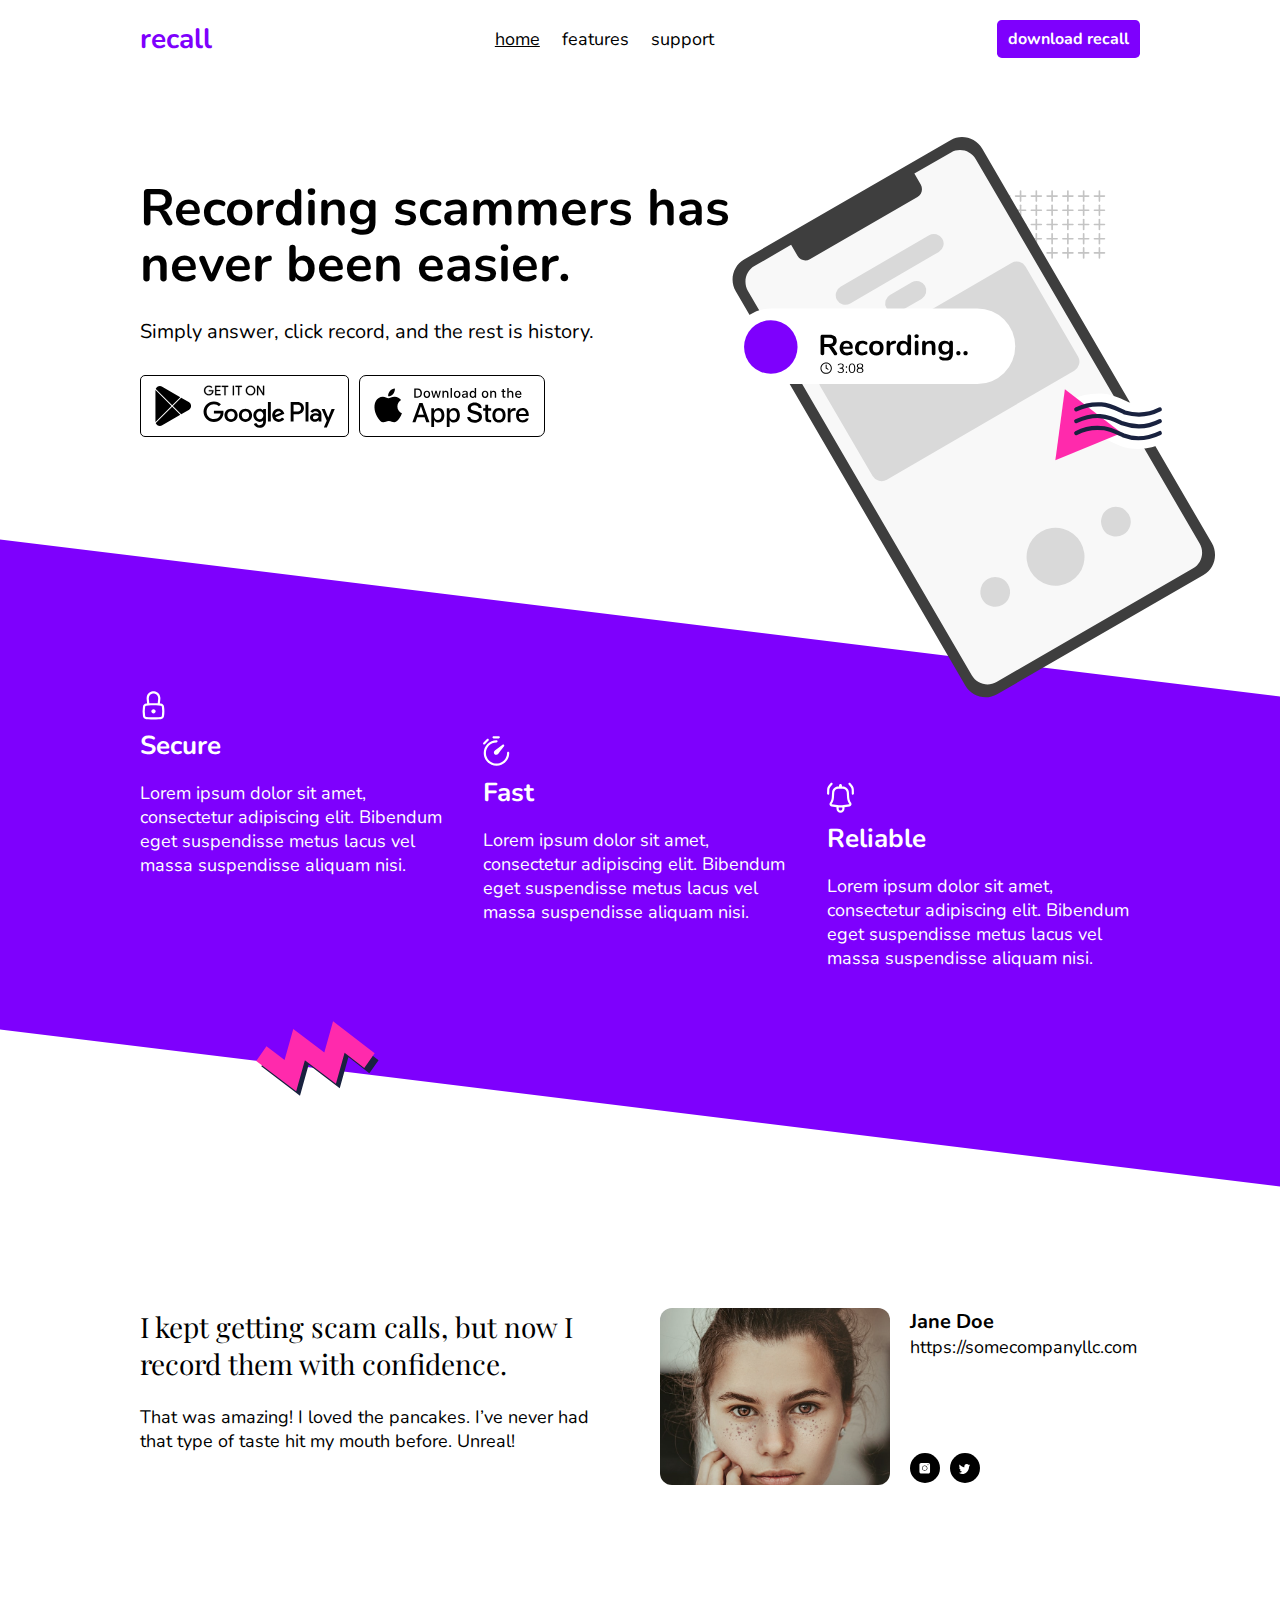
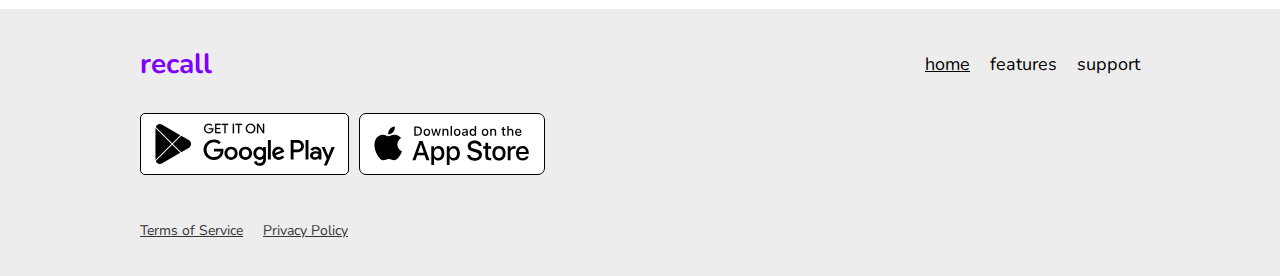
<file: Bonus - UI Animations/Before/index.html>
<!DOCTYPE html>
<html lang="en">
<head>
    <meta charset="UTF-8">
    <meta http-equiv="X-UA-Compatible" content="IE=edge">
    <meta name="viewport" content="width=device-width, initial-scale=1.0">
    <title>Recall</title>
    <link rel="preconnect" href="https://fonts.googleapis.com">
    <link rel="preconnect" href="https://fonts.gstatic.com" crossorigin>
    <link href="https://fonts.googleapis.com/css2?family=Nunito:wght@400;700&family=Playfair+Display:wght@300&display=swap" rel="stylesheet">
    <link rel="stylesheet" href="css/main.css">
<body>
    <header>
        <div class="wrapper navbar">
            <a href="#" class="logo">recall</a>

            <nav>
                <ul>
                    <li><a href="#" class="active">home</a></li>
                    <li><a href="#">features</a></li>
                    <li><a href="#">support</a></li>
                </ul>
            </nav>

            <a href="#" class="header-cta">download recall</a>
        </div>
    </header>

    <section class="hero">
        <div class="wrapper">
            <div class="left-col">
                <h1>Recording scammers has never been easier.</h1>
                <p class="subhead">Simply answer, click record, and the rest is history.</p>

                <svg class="arrow" viewBox="0 0 189 176" fill="none" xmlns="http://www.w3.org/2000/svg">
                    <path d="M179.696 89.4763C179.533 77.2929 170.45 66.9679 160.958 60.6569C150.443 53.632 138.104 49.975 125.567 49.5641C100.189 48.6038 76.5691 60.0604 55.8252 73.8187C42.908 82.3777 30.8903 92.2123 19.6597 103.024C18.6173 104.031 19.0131 106.189 19.9907 107.006C21.2267 108.064 22.8424 107.69 23.8847 106.683C33.4118 97.5647 43.5685 89.228 54.3547 81.6731C64.2329 74.8156 74.4821 68.4982 85.4405 63.6166C106.785 54.3337 131.674 51.1171 153.025 62.4719C163.067 67.7977 173.956 77.5882 174.085 90.1272C174.155 91.6416 175.739 92.7355 177.119 92.6244C178.892 92.4454 179.765 90.9908 179.696 89.4763Z" fill="black"/>
                    <path d="M19.8013 60.6567C19.3398 75.4053 18.8784 90.1538 18.4169 104.902C18.309 107.944 17.6521 111.971 20.7553 113.758C22.2846 114.704 24.0593 114.525 25.8225 114.094C27.5856 113.662 29.2476 113.184 31.0555 112.65C38.0517 110.775 44.9914 108.75 51.9876 106.875C59.8595 104.658 67.6867 102.544 75.5586 100.327C76.9735 99.86 77.6337 98.0597 77.1261 96.7153C76.5622 95.2216 74.9998 94.632 73.585 95.0988C60.772 98.6456 47.9589 102.192 35.2918 105.682C32.0127 106.534 28.7899 107.536 25.5108 108.388C25.1177 108.456 24.1291 108.499 23.7476 108.819C23.4109 109.037 23.6913 108.67 23.804 108.969C24.0528 110.071 24.1076 109.107 24.1076 109.107C24.1523 109.004 24.0827 107.489 24.1275 107.386C24.1823 106.421 24.1922 105.561 24.247 104.597C24.4843 97.9053 24.6205 91.1679 24.9027 84.3734C25.1948 76.7181 25.3857 69.0166 25.6778 61.3612C25.7542 59.7889 24.8983 58.4092 23.3027 58.1753C21.6176 58.1478 19.8328 59.1876 19.8013 60.6567Z" fill="black"/>
                </svg>
                
                <div class="cta-btns">
                    <a href="#" class="gplay"><img src="assets/googleplay.svg" alt="google play"></a>
                    <a href="#" class="appstore"><img src="assets/appstore.svg" alt="applestore"></a>
                </div>
            </div>
            <div class="right-col">
                <img class="phone" src="assets/phone.svg" alt="google play">
            </div>
        </div>
    </section>

    <section class="features">
        <div class="wrapper">
            <ul>
                <li>
                    <strong>
                        <svg viewBox="0 0 48 48" fill="none" xmlns="http://www.w3.org/2000/svg">
                            <path d="M21 32C21 30.3431 22.3431 29 24 29C25.6569 29 27 30.3431 27 32C27 33.6569 25.6569 35 24 35C22.3431 35 21 33.6569 21 32Z" fill="white"/>
                            <path fill-rule="evenodd" clip-rule="evenodd" d="M15.2433 21.1943L14.6124 15.5163C14.5315 14.7884 14.5315 14.0537 14.6124 13.3258L14.658 12.916C15.1409 8.56918 18.5581 5.12986 22.9017 4.61885C23.6314 4.53301 24.3686 4.53301 25.0982 4.61885C29.4418 5.12986 32.859 8.56918 33.342 12.916L33.3875 13.3258C33.4684 14.0537 33.4684 14.7884 33.3875 15.5163L32.7566 21.1943L34.1298 21.3039C36.2953 21.4768 38.0635 23.1046 38.4145 25.2484C39.1466 29.7197 39.1466 34.2803 38.4145 38.7516C38.0635 40.8954 36.2953 42.5232 34.1298 42.6961L31.1375 42.935C26.3868 43.3142 21.6133 43.3142 16.8626 42.935L13.8703 42.6961C11.7048 42.5232 9.93664 40.8954 9.58561 38.7516C8.85346 34.2803 8.85346 29.7197 9.58561 25.2484C9.93664 23.1046 11.7048 21.4768 13.8703 21.3039L15.2433 21.1943ZM23.2522 7.59831C23.749 7.53986 24.2509 7.53986 24.7477 7.59831C27.7049 7.94622 30.0315 10.2878 30.3603 13.2473L30.4058 13.6571C30.4623 14.1648 30.4623 14.6773 30.4058 15.185L29.7635 20.9659C25.9251 20.7188 22.0748 20.7188 18.2364 20.966L17.5941 15.185C17.5377 14.6773 17.5377 14.1648 17.5941 13.657L17.6396 13.2473C17.9684 10.2878 20.295 7.94622 23.2522 7.59831ZM30.8988 24.0555C26.3069 23.6889 21.6932 23.6889 17.1013 24.0555L14.109 24.2944C13.3192 24.3574 12.6742 24.9512 12.5462 25.7332C11.8666 29.8834 11.8666 34.1166 12.5462 38.2668C12.6742 39.0488 13.3192 39.6426 14.109 39.7056L17.1013 39.9445C21.6932 40.3111 26.3069 40.3111 30.8988 39.9445L33.8911 39.7056C34.6809 39.6426 35.3259 39.0488 35.4539 38.2668C36.1335 34.1166 36.1335 29.8834 35.4539 25.7332C35.3259 24.9512 34.6809 24.3574 33.8911 24.2944L30.8988 24.0555Z" fill="white"/>
                        </svg>
                        <span>Secure</span>
                    </strong>
                    <p>Lorem ipsum dolor sit amet, consectetur adipiscing elit. Bibendum eget suspendisse metus lacus vel massa suspendisse aliquam nisi.</p>
                </li>
                <li>
                    <strong>
                        <svg viewBox="0 0 48 48" fill="none" xmlns="http://www.w3.org/2000/svg">
                            <path d="M20 6.03552C19.1716 6.03552 18.5 5.36395 18.5 4.53552C18.5 3.7071 19.1716 3.03552 20 3.03552H27.0711C27.8995 3.03552 28.5711 3.7071 28.5711 4.53552C28.5711 5.36395 27.8995 6.03552 27.0711 6.03552H20Z" fill="white"/>
                            <path d="M13.0607 6.93933C13.6464 7.52512 13.6464 8.47486 13.0607 9.06065L8.06066 14.0607C7.47487 14.6464 6.52513 14.6464 5.93934 14.0607C5.35355 13.4749 5.35355 12.5251 5.93934 11.9393L10.9393 6.93933C11.5251 6.35354 12.4749 6.35354 13.0607 6.93933Z" fill="white"/>
                            <path d="M24 11.5C15.9919 11.5 9.5 17.9919 9.5 26C9.5 34.0081 15.9919 40.5 24 40.5C32.0081 40.5 38.5 34.0081 38.5 26C38.5 25.1716 39.1716 24.5 40 24.5C40.8284 24.5 41.5 25.1716 41.5 26C41.5 35.665 33.665 43.5 24 43.5C14.335 43.5 6.5 35.665 6.5 26C6.5 16.335 14.335 8.49999 24 8.49999C24.8284 8.49999 25.5 9.17156 25.5 9.99999C25.5 10.8284 24.8284 11.5 24 11.5Z" fill="white"/>
                            <path d="M34.3764 16.7285C34.8408 16.1314 34.788 15.2819 34.253 14.7469C33.7181 14.212 32.8686 14.1591 32.2715 14.6236L25.9317 19.5545L21.7888 22.5137C20.9039 23.1458 20.3787 24.1664 20.3787 25.2539C20.3787 27.1137 21.8863 28.6213 23.7461 28.6213C24.8336 28.6213 25.8542 28.0961 26.4863 27.2112L29.4454 23.0683L34.3764 16.7285Z" fill="white"/>
                        </svg>
                            
                        <span>Fast</span>
                    </strong>
                    <p>Lorem ipsum dolor sit amet, consectetur adipiscing elit. Bibendum eget suspendisse metus lacus vel massa suspendisse aliquam nisi.</p>
                </li>
                <li>
                    <strong>
                        <svg viewBox="0 0 48 48" fill="none" xmlns="http://www.w3.org/2000/svg">
                            <path d="M12.8576 4.82605C13.4024 4.2019 13.338 3.25434 12.7138 2.70962C12.0897 2.16489 11.1421 2.22928 10.5974 2.85343L8.01376 5.81377C6.54823 7.49298 5.71977 9.63401 5.6733 11.8623L5.55994 17.2976C5.54266 18.1259 6.20009 18.8113 7.02833 18.8286C7.85658 18.8459 8.54201 18.1884 8.55929 17.3602L8.67265 11.9249C8.70444 10.4002 9.27128 8.93533 10.274 7.78639L12.8576 4.82605Z" fill="white"/>
                            <path fill-rule="evenodd" clip-rule="evenodd" d="M12.474 15.4016C12.7518 10.9601 16.435 7.50012 20.8852 7.50012H22V6.00013C22 4.89556 22.8954 4.00013 24 4.00013C25.1046 4.00013 26 4.89556 26 6.00013V7.50012H27.1148C31.565 7.50012 35.2482 10.9601 35.5259 15.4016L35.9679 22.4685C36.1365 25.1629 37.0411 27.7594 38.5832 29.9753C39.9765 31.9774 38.7361 34.7425 36.3142 35.0332L29.5 35.8509V38.0001C29.5 41.0377 27.0376 43.5001 24 43.5001C20.9624 43.5001 18.5 41.0377 18.5 38.0001V35.8509L11.6857 35.0332C9.26388 34.7426 8.02344 31.9774 9.41681 29.9753C10.9589 27.7594 11.8635 25.1629 12.032 22.4685L12.474 15.4016ZM20.8852 10.5001C18.0192 10.5001 15.6471 12.7285 15.4682 15.5889L15.0262 22.6558C14.8234 25.8981 13.7349 29.0225 11.8792 31.689C11.7785 31.8337 11.8681 32.0335 12.0432 32.0545L19.5185 32.9516C22.4955 33.3088 25.5045 33.3088 28.4815 32.9516L35.9568 32.0545C36.1319 32.0335 36.2215 31.8337 36.1208 31.689C34.2651 29.0225 33.1766 25.8981 32.9738 22.6558L32.5318 15.5889C32.3529 12.7285 29.9808 10.5001 27.1148 10.5001H20.8852ZM24 40.5001C22.6193 40.5001 21.5 39.3808 21.5 38.0001V36.5001H26.5V38.0001C26.5 39.3808 25.3807 40.5001 24 40.5001Z" fill="white"/>
                            <path d="M35.2862 2.70962C34.662 3.25434 34.5976 4.2019 35.1424 4.82605L37.726 7.78639C38.7287 8.93533 39.2956 10.4002 39.3274 11.9249L39.4407 17.3602C39.458 18.1884 40.1434 18.8459 40.9717 18.8286C41.7999 18.8113 42.4573 18.1259 42.4401 17.2976L42.3267 11.8623C42.2802 9.63401 41.4518 7.49298 39.9862 5.81377L37.4026 2.85343C36.8579 2.22928 35.9103 2.16489 35.2862 2.70962Z" fill="white"/>
                        </svg>
                        <span>Reliable</span>
                    </strong>
                    <p>Lorem ipsum dolor sit amet, consectetur adipiscing elit. Bibendum eget suspendisse metus lacus vel massa suspendisse aliquam nisi.</p>
                </li>
            </ul>
        </div>
    </section>

    <div class="wrapper">
        <section class="testimonial">
            <div class="testimonial-quote">
                <h2>I kept getting scam calls, but now I record them with confidence.</h2>
                <p>That was amazing! I loved the pancakes. I’ve never had that type of taste hit my mouth before. Unreal!</p>
            </div>
            <div class="testimonial-info">
                <img class="author-pic" src="assets/person.jpg" alt="Customer quote">
                <div class="author">
                    <div class="joined">
                        <strong>Jane Doe</strong>
                        <a href="#">https://somecompanyllc.com</a>
                    </div>
                    <ul class="social-nav">
                        <li>
                            <a href="#">
                                <svg viewBox="0 0 27 27" fill="none" xmlns="http://www.w3.org/2000/svg">
                                    <circle cx="13.5" cy="13.5" r="13.5" fill="black"/>
                                    <path d="M16.4334 18.4236H10.0896C9.213 18.4236 8.49683 17.7074 8.49683 16.8308V10.487C8.49683 9.61034 9.213 8.89417 10.0896 8.89417H16.4334C17.3101 8.89417 18.0262 9.61034 18.0262 10.487V16.8308C18.0262 17.7113 17.314 18.4236 16.4334 18.4236Z" fill="white"/>
                                    <path d="M13.2635 16.1066C12.6099 16.1066 11.9955 15.8522 11.5337 15.3904C11.0719 14.9286 10.8175 14.3142 10.8175 13.6607C10.8175 13.0071 11.0719 12.3927 11.5337 11.9309C11.9955 11.4691 12.6099 11.2147 13.2635 11.2147C13.917 11.2147 14.5314 11.4691 14.9932 11.9309C15.455 12.3927 15.7094 13.0071 15.7094 13.6607C15.7094 14.3142 15.455 14.9286 14.9932 15.3904C14.5275 15.8522 13.917 16.1066 13.2635 16.1066ZM13.2635 11.7352C12.2029 11.7352 11.338 12.5962 11.338 13.6607C11.338 14.7212 12.199 15.5861 13.2635 15.5861C14.324 15.5861 15.1889 14.7251 15.1889 13.6607C15.185 12.6001 14.324 11.7352 13.2635 11.7352Z" fill="black"/>
                                    <path d="M16.1862 11.1346C16.4456 11.1346 16.6558 10.9243 16.6558 10.6649C16.6558 10.4056 16.4456 10.1953 16.1862 10.1953C15.9268 10.1953 15.7166 10.4056 15.7166 10.6649C15.7166 10.9243 15.9268 11.1346 16.1862 11.1346Z" fill="black"/>
                                </svg>
                            </a>
                        </li>
                        <li>
                            <a href="#">
                                <svg viewBox="0 0 27 27" fill="none" xmlns="http://www.w3.org/2000/svg">
                                    <circle cx="13.5" cy="13.5" r="13.5" fill="black"/>
                                    <path d="M8 17.71C9.07642 17.7725 10.0177 17.513 10.9357 16.8258C10.0084 16.6624 9.36533 16.225 9.01585 15.3216C9.28612 15.2831 9.52377 15.3552 9.80336 15.2399C8.89003 14.8266 8.29823 14.2066 8.27493 13.1349C8.56384 13.1589 8.78286 13.356 9.12768 13.3271C8.28891 12.4813 8.03262 11.5586 8.55918 10.4389C9.43523 11.4769 10.4604 12.1834 11.7139 12.515C11.7838 12.5342 11.849 12.5534 11.9189 12.5678C12.2404 12.6447 12.6226 12.8081 12.8183 12.7841C13.1538 12.7408 12.8183 12.342 12.9021 11.8229C13.1678 10.2082 14.8919 9.4729 16.1687 10.4196C16.5415 10.6984 16.835 10.6936 17.2032 10.5254C17.3942 10.4389 17.5899 10.3524 17.8183 10.2514C17.767 10.7128 17.4222 10.9675 17.1473 11.3087C17.4595 11.3808 17.7111 11.2895 18 11.1934C17.9021 11.525 17.6598 11.7124 17.4408 11.895C17.2125 12.0824 17.124 12.2795 17.1146 12.5871C16.9748 17.2439 11.8444 20.8434 8.33551 17.9792C7.99534 17.7004 8.32619 17.9792 8 17.71Z" fill="white"/>
                                    </svg>
                                    
                            </a>
                        </li>
                    </ul>
                </div>
            </div>
        </section>
    </div>

    <footer>
        <div class="wrapper">
            <div class="footer-header">
                <a href="#" class="logo black">recall</a>

                <nav class="footer-nav">
                    <ul>
                        <li><a href="#" class="active">home</a></li>
                        <li><a href="#">features</a></li>
                        <li><a href="#">support</a></li>
                    </ul>
                </nav>
            </div>
            
            <div class="cta-btns">
                <a href="#" class="gplay"><img src="assets/googleplay.svg" alt="google play"></a>
                <a href="#" class="appstore"><img src="assets/appstore.svg" alt="applestore"></a>
            </div>

            <nav class="secondary-nav">
                <ul>
                    <li><a href="#">Terms of Service</a></li>
                    <li><a href="#">Privacy Policy</a></li>
                </ul> 
            </nav>

        </div>
    </footer>
</body>
</html>
</file>
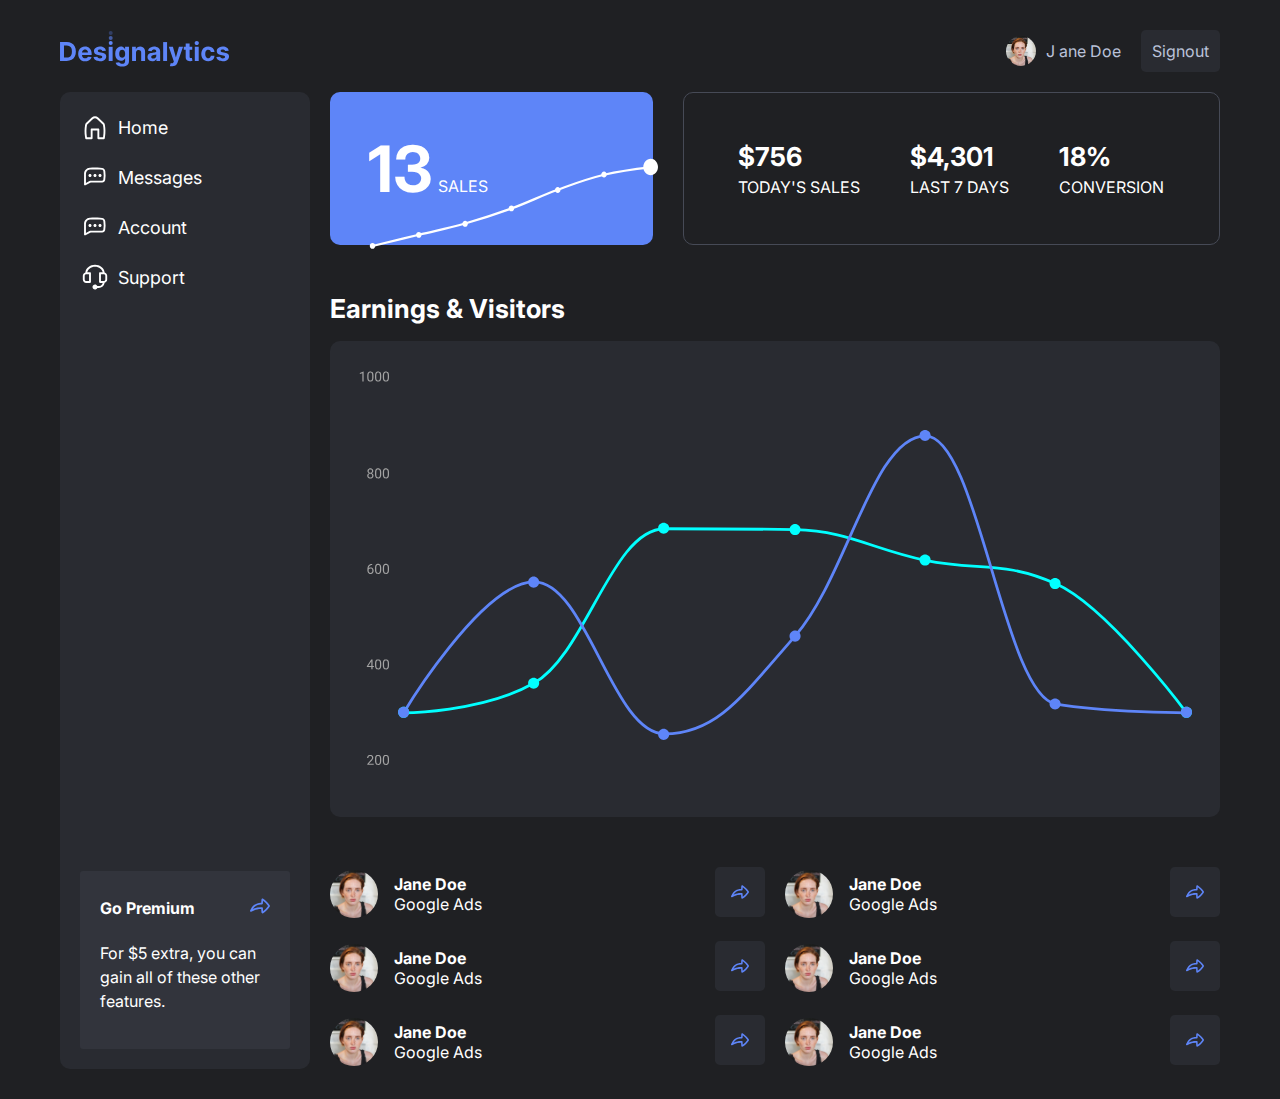
<file: Project 2 - Designalytics/After/index.html>
<!DOCTYPE html>
<html lang="en">
<head>
    <meta charset="UTF-8">
    <meta http-equiv="X-UA-Compatible" content="IE=edge">
    <meta name="viewport" content="width=device-width, initial-scale=1.0">
    <title>Designalytics</title>
    <link rel="preconnect" href="https://fonts.googleapis.com">
    <link rel="preconnect" href="https://fonts.gstatic.com" crossorigin>
    <link href="https://fonts.googleapis.com/css2?family=Inter:wght@400;700&display=swap" rel="stylesheet">
    <link rel="stylesheet" href="css/main.css">
</head>
<body>
    <div class="wrapper">
        <header class="primary">
            <a href="#" class="logo">
                <img src="assets/logo.svg" alt="Designalytics Logo">
            </a>
            <div class="header-right">
                <nav>
                    <div class="user">
                        <img src="assets/user.jpg" alt="User Profile">
                        <a href="#">J ane Doe</a>
                    </div>
                    <a href="#" class="signout hide-mobile">Signout</a>
                </nav>
                <a href="#" class="menu hide-tablet">
                    <svg  viewBox="0 0 42 42" fill="none" xmlns="http://www.w3.org/2000/svg">
                        <path fill-rule="evenodd" clip-rule="evenodd" d="M34.5625 21C34.5625 20.2751 33.9749 19.6875 33.25 19.6875H8.75C8.02513 19.6875 7.4375 20.2751 7.4375 21C7.4375 21.7249 8.02513 22.3125 8.75 22.3125H33.25C33.9749 22.3125 34.5625 21.7249 34.5625 21Z" fill="white"/>
                        <path fill-rule="evenodd" clip-rule="evenodd" d="M34.5625 12.25C34.5625 11.5251 33.9749 10.9375 33.25 10.9375H8.75C8.02513 10.9375 7.4375 11.5251 7.4375 12.25C7.4375 12.9749 8.02513 13.5625 8.75 13.5625H33.25C33.9749 13.5625 34.5625 12.9749 34.5625 12.25Z" fill="white"/>
                        <path fill-rule="evenodd" clip-rule="evenodd" d="M34.5625 29.75C34.5625 29.0251 33.9749 28.4375 33.25 28.4375H8.75C8.02513 28.4375 7.4375 29.0251 7.4375 29.75C7.4375 30.4749 8.02513 31.0625 8.75 31.0625H33.25C33.9749 31.0625 34.5625 30.4749 34.5625 29.75Z" fill="white"/>
                    </svg>
                </a>
            </div>
        </header>

        <div class="col2">
            <aside>
                <img src="assets/mobile-exit.svg" alt="Exit mobile menu" class="exit hide-tablet">
                <nav>
                    <ul>
                        <li class="active">
                            <img src="assets/icon-home.svg" alt="Home" class="hide-mobile">
                            <a href="#">Home</a>
                        </li>
                        <li>
                            <img src="assets/icon-messages.svg" alt="Messages" class="hide-mobile">
                            <a href="#">Messages</a>
                        </li>
                        <li>
                            <img src="assets/icon-account.svg" alt="Account" class="hide-mobile">
                            <a href="#">Account</a>
                        </li>
                        <li>
                            <img src="assets/icon-support.svg" alt="Support" class="hide-mobile">
                            <a href="#">Support</a>
                        </li>
                    </ul>

                    <div class="premium hide-mobile">
                        <header>
                            <h3>Go Premium</h3>
                            <a href="#" class="right-btn">
                                <img src="assets/right-btn.svg" alt="Go premium">
                            </a>
                        </header>
                        <p>For $5 extra, you can gain all of these other features.</p>
                    </div>
                </nav>
            </aside>

            <main>
                <div class="sales">
                    <div class="label">
                        <h2>13</h2>
                        <div class="subtitle">Sales</div>
                    </div>
                    <img src="assets/chart-top.svg" alt="Earnings Chart">
                </div>

                <div class="extra-stats">
                    <ul>
                        <li>
                            <strong>$756</strong>
                            <div class="subtitle">Today's Sales</div>
                        </li>
                        <li>
                            <strong>$4,301</strong>
                            <div class="subtitle">Last 7 Days</div>
                        </li>
                        <li>
                            <strong>18<span>%</span></strong>
                            <div class="subtitle">Conversion</div>
                        </li>
                    </ul>
                </div>

                <div class="earnings">
                    <h1>Earnings &amp; Visitors</h1>

                    <div class="chart-container secondary">
                        <img src="assets/chart.svg" alt="Earnings chart">
                    </div>
                </div>

                <div class="customers">
                    <ul>
                        <li>
                            <div class="user-left">
                                <img src="assets/user.jpg" alt="User Profile">
                                <div class="user-info">
                                    <strong>Jane Doe</strong>
                                    <span>Google Ads</span>
                                </div>
                            </div>
                            <a href="#" class="cta-btn">
                                <img src="assets/right-btn.svg" alt="View user info">
                            </a>
                        </li>
                        <li>
                            <div class="user-left">
                                <img src="assets/user.jpg" alt="User Profile">
                                <div class="user-info">
                                    <strong>Jane Doe</strong>
                                    <span>Google Ads</span>
                                </div>
                            </div>
                            <a href="#" class="cta-btn">
                                <img src="assets/right-btn.svg" alt="View user info">
                            </a>
                        </li>
                        <li>
                            <div class="user-left">
                                <img src="assets/user.jpg" alt="User Profile">
                                <div class="user-info">
                                    <strong>Jane Doe</strong>
                                    <span>Google Ads</span>
                                </div>
                            </div>
                            <a href="#" class="cta-btn">
                                <img src="assets/right-btn.svg" alt="View user info">
                            </a>
                        </li>
                        <li>
                            <div class="user-left">
                                <img src="assets/user.jpg" alt="User Profile">
                                <div class="user-info">
                                    <strong>Jane Doe</strong>
                                    <span>Google Ads</span>
                                </div>
                            </div>
                            <a href="#" class="cta-btn">
                                <img src="assets/right-btn.svg" alt="View user info">
                            </a>
                        </li>
                        <li>
                            <div class="user-left">
                                <img src="assets/user.jpg" alt="User Profile">
                                <div class="user-info">
                                    <strong>Jane Doe</strong>
                                    <span>Google Ads</span>
                                </div>
                            </div>
                            <a href="#" class="cta-btn">
                                <img src="assets/right-btn.svg" alt="View user info">
                            </a>
                        </li>
                        <li>
                            <div class="user-left">
                                <img src="assets/user.jpg" alt="User Profile">
                                <div class="user-info">
                                    <strong>Jane Doe</strong>
                                    <span>Google Ads</span>
                                </div>
                            </div>
                            <a href="#" class="cta-btn">
                                <img src="assets/right-btn.svg" alt="View user info">
                            </a>
                        </li>
                    </ul>
                </div>
            </main>
        </div>
    </div>


    <script>
        const menuBtn = document.querySelector('.menu')
        const exitBtn = document.querySelector('.exit')
        const menu = document.querySelector('aside')

        menuBtn.addEventListener('click',  function(e) {
            e.preventDefault();
            menu.classList.toggle('toggle-menu');
        })
        exitBtn.addEventListener('click',  function(e) {
            e.preventDefault();
            menu.classList.toggle('toggle-menu');
        })
    </script>
</body>
</html>
</file>
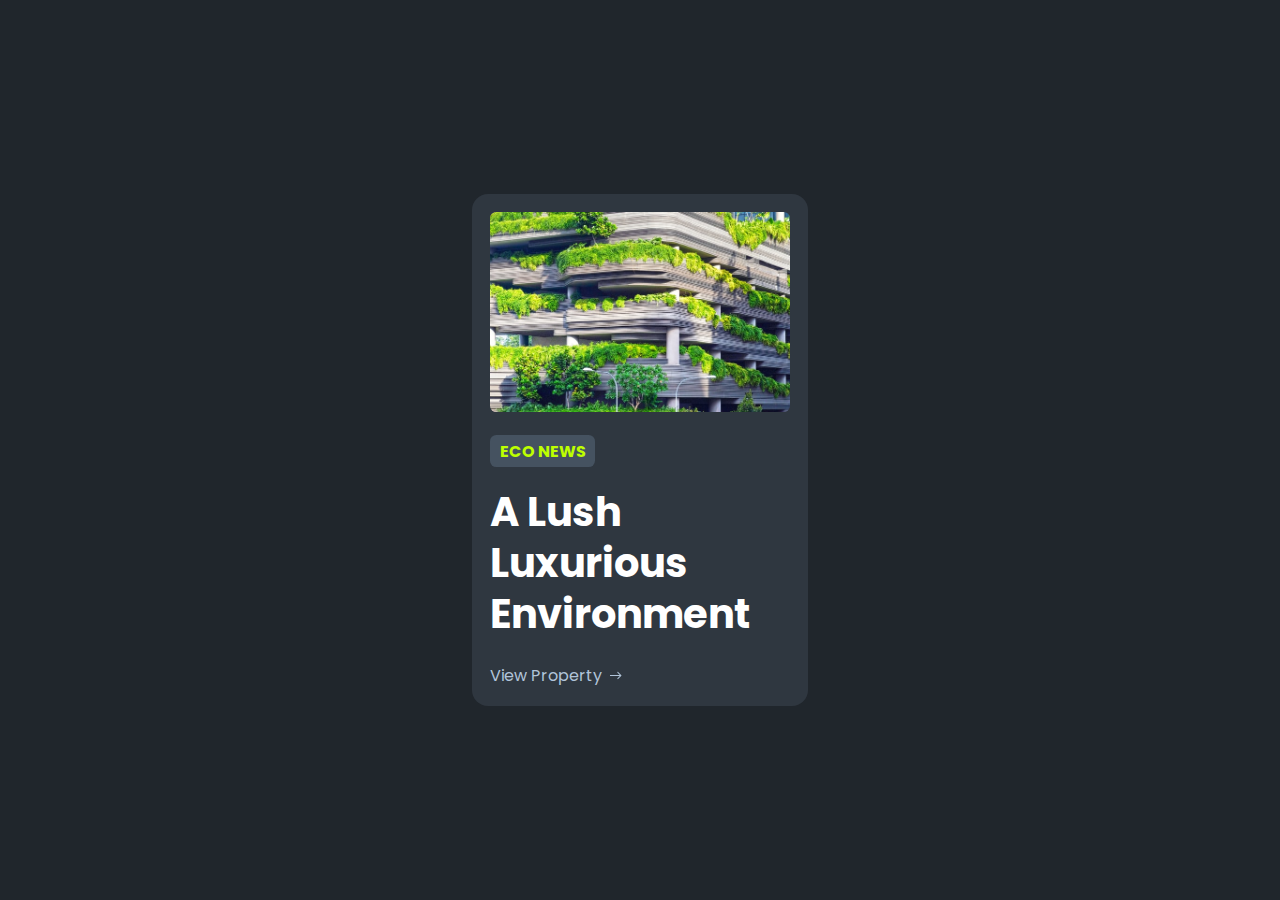
<file: Basics/A Simple Card/After/index.html>
<!DOCTYPE html>
<html lang="en">
<head>
    <meta charset="UTF-8">
    <meta http-equiv="X-UA-Compatible" content="IE=edge">
    <meta name="viewport" content="width=device-width, initial-scale=1.0">
    <title>A Simple Card</title>
    <link rel="preconnect" href="https://fonts.googleapis.com">
<link rel="preconnect" href="https://fonts.gstatic.com" crossorigin>
<link href="https://fonts.googleapis.com/css2?family=Poppins:wght@400;700&display=swap" rel="stylesheet">
    <link rel="stylesheet" href="css/main.css">
</head>
<body>

    <article>
        <a href="#"><img src="assets/green-building.jpg" alt="A Green Building"></a>
        <a href="#" class="tag">Eco News</a>
        <h1><a href="#">A Lush Luxurious Environment</a></h1>
        <a href="#" class="cta">
            <p>View Property</p>
            <svg aria-hidden="true" width="12" height="9" viewBox="0 0 12 9" fill="none" xmlns="http://www.w3.org/2000/svg">
                <path d="M11.3536 4.85355C11.5488 4.65829 11.5488 4.34171 11.3536 4.14645L8.17157 0.964466C7.97631 0.769204 7.65973 0.769204 7.46447 0.964466C7.2692 1.15973 7.2692 1.47631 7.46447 1.67157L10.2929 4.5L7.46447 7.32843C7.2692 7.52369 7.2692 7.84027 7.46447 8.03553C7.65973 8.2308 7.97631 8.2308 8.17157 8.03553L11.3536 4.85355ZM0 5H11V4H0V5Z" fill="#B1C4D9"/>
            </svg>
        </a>
    </article>

</body>
</html>
</file>
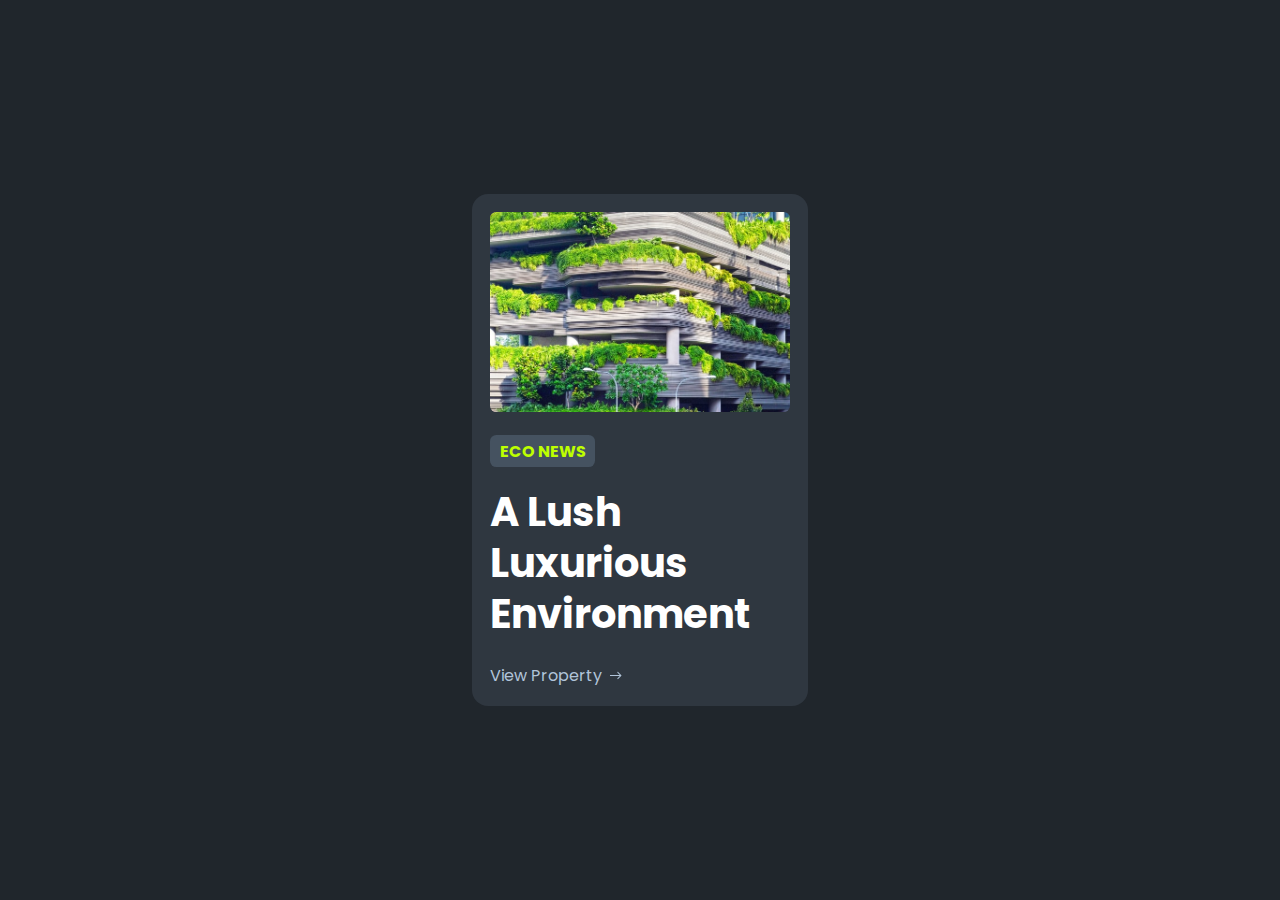
<file: Basics/A Simple Card/Starter/index.html>
<!DOCTYPE html>
<html lang="en">
<head>
    <meta charset="UTF-8">
    <meta http-equiv="X-UA-Compatible" content="IE=edge">
    <meta name="viewport" content="width=device-width, initial-scale=1.0">
    <title>A Simple Card</title>
    <link rel="preconnect" href="https://fonts.googleapis.com">
    <link rel="preconnect" href="https://fonts.gstatic.com" crossorigin>
    <link href="https://fonts.googleapis.com/css2?family=Poppins:wght@400;700&display=swap" rel="stylesheet">
    <link rel="stylesheet" href="css/main.css">
</head>
<body>
    
    <article>
        <a href="#"><img src="assets/green-building.jpg" alt=""></a>
        <a href="#" class="tag">Eco News</a>
        <h1><a href="#">A Lush Luxurious Environment</a></h1>
        <a href="#" class="cta">
            <p>View Property</p>
            <svg aria-hidden="true" width="12" height="9" viewBox="0 0 12 9" fill="none" xmlns="http://www.w3.org/2000/svg">
                <path d="M11.3536 4.85355C11.5488 4.65829 11.5488 4.34171 11.3536 4.14645L8.17157 0.964466C7.97631 0.769204 7.65973 0.769204 7.46447 0.964466C7.2692 1.15973 7.2692 1.47631 7.46447 1.67157L10.2929 4.5L7.46447 7.32843C7.2692 7.52369 7.2692 7.84027 7.46447 8.03553C7.65973 8.2308 7.97631 8.2308 8.17157 8.03553L11.3536 4.85355ZM0 5H11V4H0V5Z" fill="#B1C4D9"/>
            </svg>                
        </a>
    </article>

</body>
</html>
</file>
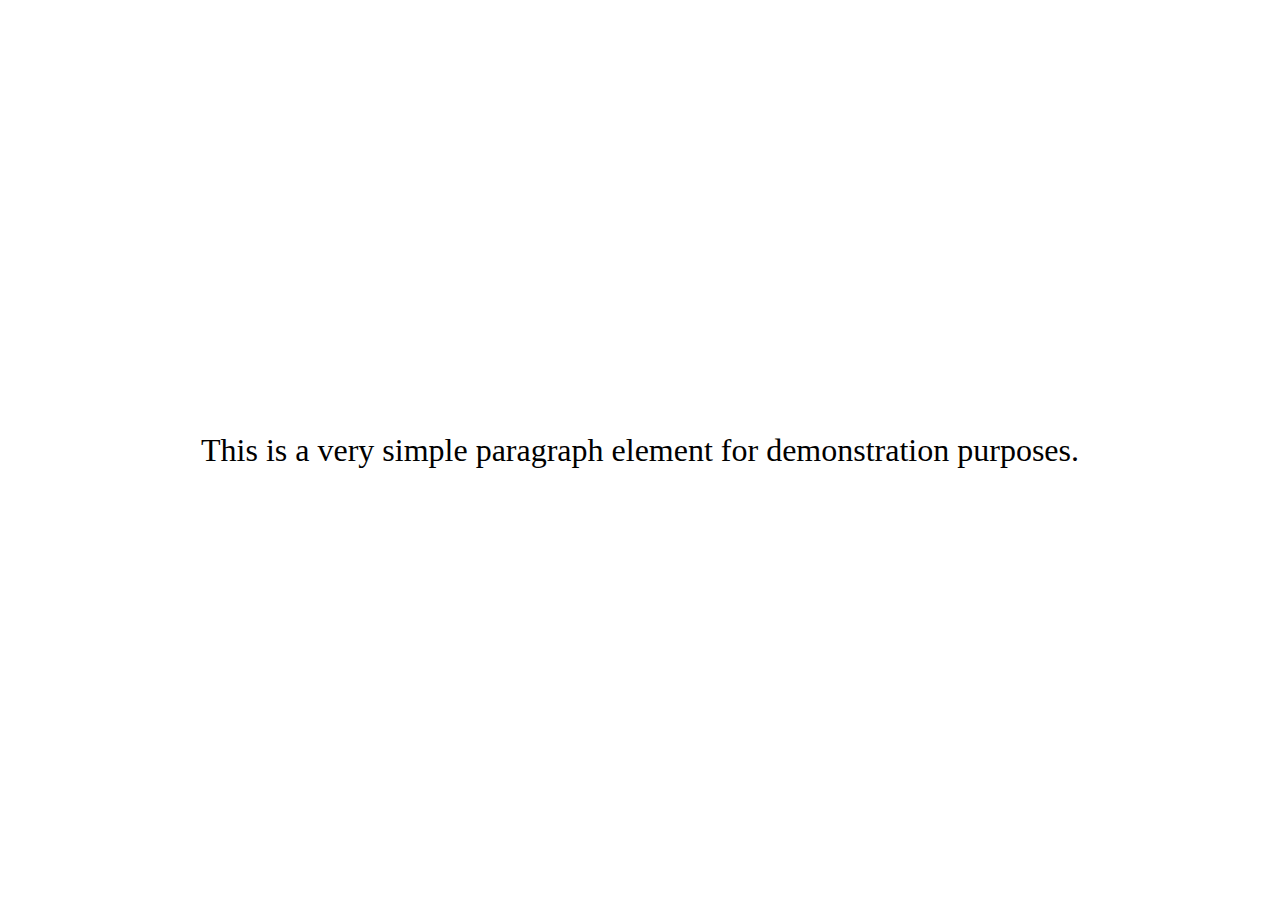
<file: Basics/Absolute vs Relative Units/After/index.html>
<!DOCTYPE html>
<html lang="en">
<head>
    <meta charset="UTF-8">
    <meta http-equiv="X-UA-Compatible" content="IE=edge">
    <meta name="viewport" content="width=device-width, initial-scale=1.0">
    <title>Document</title>
    <link rel="stylesheet" href="css/main.css">
</head>
<body>
    <div class="card">
        <p>This is a very simple paragraph element for demonstration purposes.</p>
    </div>
</body>
</html>
</file>
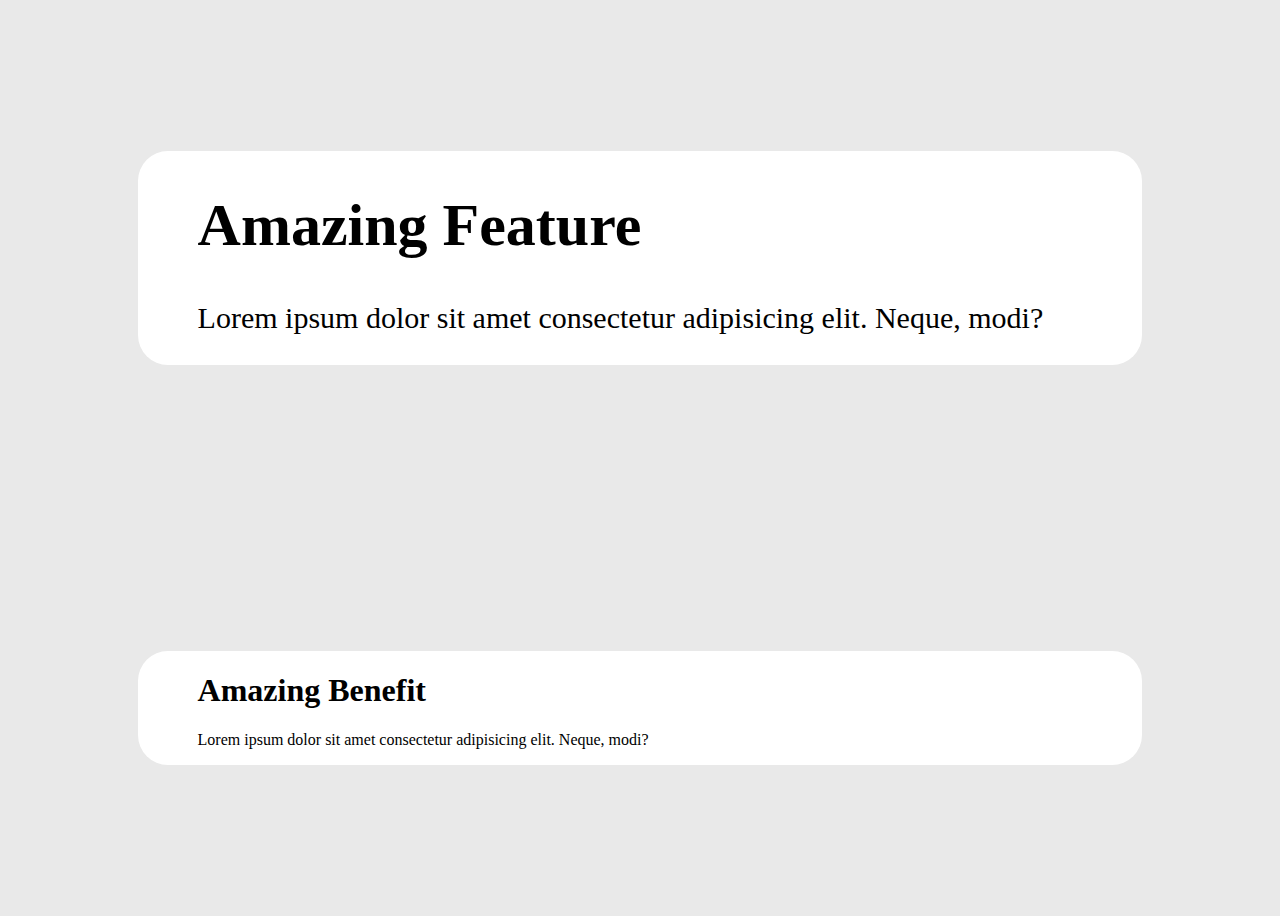
<file: Basics/Em vs Rem/After/index.html>
<!DOCTYPE html>
<html lang="en">
<head>
    <meta charset="UTF-8">
    <meta http-equiv="X-UA-Compatible" content="IE=edge">
    <meta name="viewport" content="width=device-width, initial-scale=1.0">
    <title>Document</title>
    <link rel="stylesheet" href="css/main.css">
</head>
<body>
    <div class="container">
        <div class="card card1">
            <h1>Amazing Feature</h1>
            <p>Lorem ipsum dolor sit amet consectetur adipisicing elit. Neque, modi?</p>
        </div>
        <div class="card card2">
            <h1>Amazing Benefit</h1>
            <p>Lorem ipsum dolor sit amet consectetur adipisicing elit. Neque, modi?</p>
        </div>
    </div>
</body>
</html>
</file>
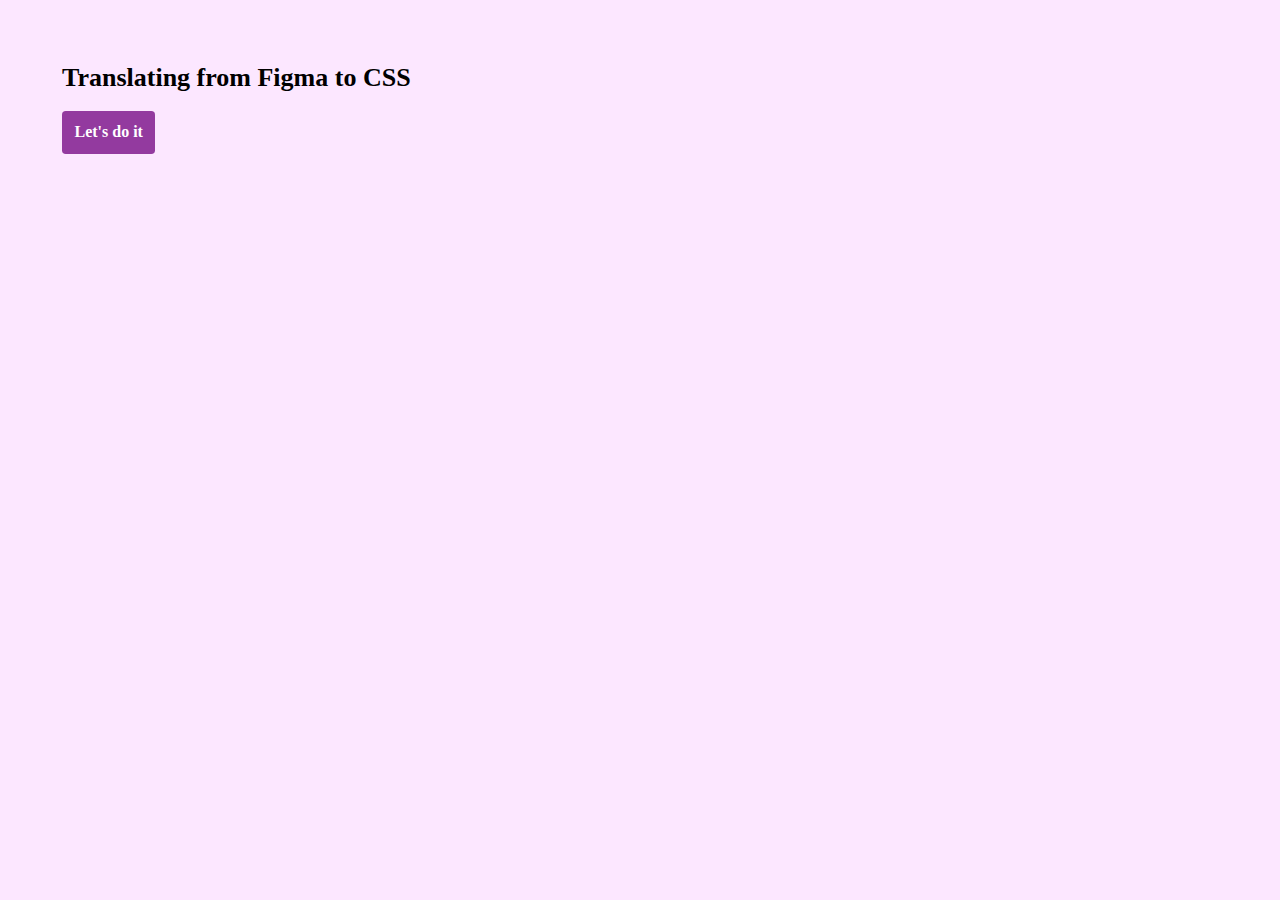
<file: Basics/Translating from Figma to CSS/After/index.html>
<!DOCTYPE html>
<html lang="en">
<head>
    <meta charset="UTF-8">
    <meta http-equiv="X-UA-Compatible" content="IE=edge">
    <meta name="viewport" content="width=device-width, initial-scale=1.0">
    <title>Document</title>
    <link rel="stylesheet" href="css/main.css">
</head>
<body>
    <h1>Translating from Figma to CSS</h1>
    <a href="#">Let's do it</a>
</body>
</html>
</file>
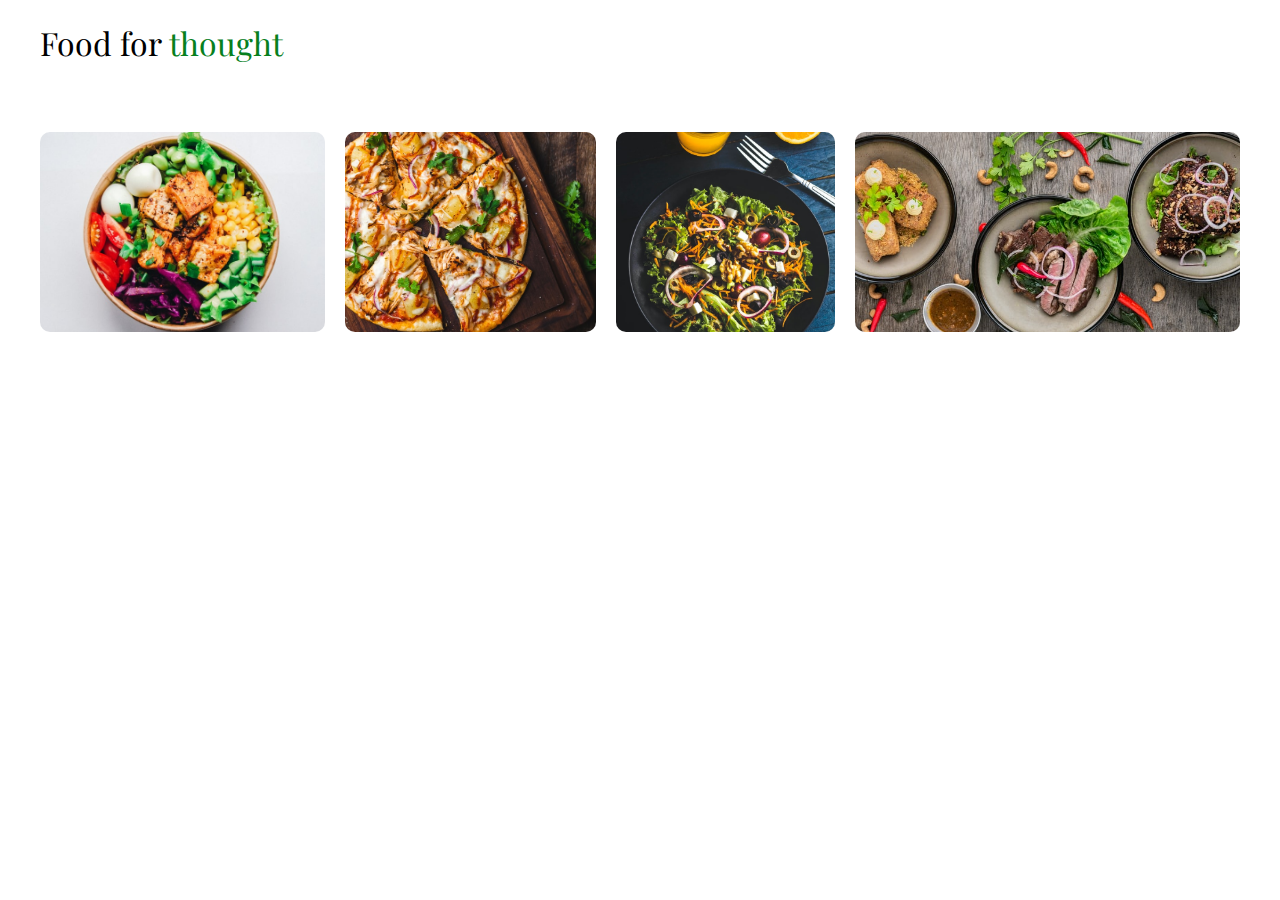
<file: Flexbox Responsive/Food Gallery Responsive/After/index.html>
<!DOCTYPE html>
<html lang="en">
<head>
    <meta charset="UTF-8">
    <meta http-equiv="X-UA-Compatible" content="IE=edge">
    <meta name="viewport" content="width=device-width, initial-scale=1.0">
    <title>Food Gallery</title>

    <link rel="preconnect" href="https://fonts.googleapis.com">
    <link rel="preconnect" href="https://fonts.gstatic.com" crossorigin>
    <link href="https://fonts.googleapis.com/css2?family=Nunito:wght@400;700&family=Playfair+Display&display=swap" rel="stylesheet">
    
    <link rel="stylesheet" href="css/main.css">
</head>
<body>
    <div class="wrapper">
        <h1>Food for <span>thought</span></h1>

        <div class="container">
            <img src="assets/food1.jpg" alt="Food">
            <img src="assets/food2.jpg" class="second" alt="Food">
            <img src="assets/food3.jpg" alt="Food">
            <img src="assets/food4.jpg" alt="Food">
        </div>
    </div>
</body>
</html>
</file>
<file: Bonus - UI Animations/After/css/main.css>
:root {
    --primary-color: #7E00FD;
}

html {font-size: 62.5%;}

p, a {font-size: 1.8rem;}
a {text-decoration: none;}
ul {list-style-type:none;margin:0;padding:0;}
.header-cta, .arrow {display: none;}

body {
    font-family: 'Nunito', sans-serif;
    margin: 0;
}

.navbar {
    display: flex;
    justify-content: space-between;
    align-items: center;
}

.wrapper {
    margin: 2.6em;
}

a.logo {
    color: var(--primary-color);
    font-weight: bold;
    font-size: 2.8rem;
}

header ul {
    display: flex;
    gap: 2.2em;
}
header ul li a {
    color: black;
}
a.active {
    text-decoration: underline;
}

/* Hero Section */

section.hero {
    text-align: center;
}

h1 {
    font-size: 3.2rem;
    margin-top: 2em;
    margin-bottom: .5em;
}

p.subhead {
    font-size: 2rem;
}

.cta-btns {
    display: flex;
    justify-content: center;
    gap: 1em;
    margin-top: 3em;
}

.phone {
    width: 90%;
    margin-top: 5em;
    position: relative;
    z-index: 2;
}

/* Features Section */

section.features {
    background: #7E00FD;
    color: white;
    transform: skewY(12deg) translateY(-8em); /* SKEW */
}

section.features .wrapper {
    transform: skewY(-12deg); /* UN-SKEW */
}

section.features .wrapper ul {
    display: flex;
    flex-direction: column;
    gap: 3em;
    padding: 5em 0 10em;
}

section.features svg {
    width: 3.5rem;
    margin-left: -.15em;
}

section.features strong {
    display: flex;
    flex-direction: column;
    font-size: 2.6rem;
    gap: .2em;
}

/* Testimonials Section */

h2 {
    font-family: 'Playfair Display', serif;
    font-size: 2.8rem;
    font-weight: 300;
}

.author-pic {
    width: 100%;
    border-radius: 1.2em;
    height: 17.7em;
    object-fit: cover;
    margin-bottom: 2em;
}

.testimonial-quote p {
    margin-bottom: 2em;
}

.author strong {
    display: block;
    font-size: 2rem;
}
.author a {
    color: black;
}
ul.social-nav {
    display: flex;
    gap: 1em;
    margin-top: 2em;

}
ul.social-nav svg {
    width: 3rem;
}


/* Footer Section */

footer {
    background: #EDEDED;
    padding: 1.6em 0;
    margin-top: 5em;
}

.footer-header {
    display: flex;
    justify-content: space-between;
    align-items: center;
}

footer a {
    color: black;
}

nav.footer-nav ul, nav.secondary-nav ul {
    display: flex;
    gap: 2em;
}

nav.footer-nav ul {
    justify-content: right;
}

nav.secondary-nav ul {
    margin-top: 4em;
}

nav.secondary-nav ul li a {
    color: #363636;
    text-decoration: underline;
    font-size: 1.4rem;
}

/* Media Queries -- Tablet */

@media only screen and (min-width: 700px) {
    .header-cta {
        display: inherit;
        color: white;
        font-size: 1.6rem;
        font-weight: bold;
        background-color: var(--primary-color);
        padding: .5em .7em;
        border-radius: .3em;
    }
    .hero .wrapper {
        display: flex;
        justify-content: space-between;
        gap: 3em;
    }
    section.hero {
        text-align: left;
    }
    h1 {
        font-size: 5.1rem;
        line-height: 110%;
    }
    .cta-btns {
        justify-content: left;
    }
    .phone {
        position: absolute;
        width: 500px;
        left: 0;
    }
    .hero .right-col {
        position: relative;
        width: 500px;
        height: 600px;
        overflow: hidden;
    }


    /* Features Section */

    section.features {
        transform: skewY(7deg) translateY(-8em); /* SKEW */
        position: relative;
    }
    section.features .wrapper {
        transform: skewY(-7deg); /* UN-SKEW */
    }

    section.features:before {
        content: '';
        position: absolute;
        background: url('../assets/graphic.svg') no-repeat;
        width: 205px;
        height: 80px;
        bottom: -30px;
        left: 10%;
    }

    section.features .wrapper ul {
        display: grid;
        grid-template-columns: repeat(2, 1fr);
        grid-template-rows: repeat(2, 1fr);
        padding: 7em 0 12em;
    }

    section.features .wrapper ul li:last-of-type {
        grid-column: 1/3;
    }



    /* Testimonials Section */

    .testimonial-info {
        display: flex;
        gap: 2em;
    }
    .author-pic, .author {
        flex: 1;
    }
    .author-pic {
        margin: 0;
    }

    .author {
        display: flex;
        flex-direction: column;
        justify-content: space-between;
    }

}

/* Media Queries -- Desktop */

@media only screen and (min-width: 950px) {
    .wrapper {
        max-width: 1000px;
        margin: 2em auto;
    }

    .phone {
        position: absolute;
        width: 500px;
        left: -100px;
    }
    .hero .right-col {
        position: relative;
        width: 500px;
        height: 600px;
        overflow: inherit;
    }

    /* Features Section */

    section.features .wrapper ul {
        grid-template-columns: repeat(3, 1fr);
        grid-template-rows: 1fr;
        height: 300px;
    }

    section.features .wrapper ul li:last-of-type {
        grid-column: auto;
        align-self: end;
    }

    section.features .wrapper ul li:nth-of-type(2) {
        align-self: center;
    }

    section.features:before {
        left: 20%;
    }

    /* Testimonials Section */

    .testimonial {
        display: flex;
        gap: 4em;
        margin: 12em 0;
    }
    .testimonial-quote, .testimonial-info {
        flex: 1;
    }

    .testimonial h2 {
        margin-top: 0;
    }

}

/* Animations */

.phone {
    animation: subtleMove 2s alternate-reverse infinite ease-in-out;
}
.recording, .flare, .flare2 {
    animation: subtleMove2 2s alternate-reverse infinite ease-in-out;
}

@keyframes subtleMove {
    from {
        transform: translateY(0);
    }
    to {
        transform: translateY(15px);
    }
}

@keyframes subtleMove2 {
    from {
        transform: translateY(0);
    }
    to {
        transform: translateY(25px);
    }
}


.features .wrapper ul li, h1, .subhead, .cta-btns {
    animation: fadeInUp 1s forwards;
    opacity: 0;
}
.subhead {
    animation-delay: .3s;
}
.cta-btns {
    animation-delay: .6s;
}
.features .wrapper ul li:nth-of-type(1) {
    animation-delay: .5s;
}
.features .wrapper ul li:nth-of-type(2) {
    animation-delay: .9s;
}
.features .wrapper ul li:nth-of-type(3) {
    animation-delay: 1.2s;
}

@keyframes fadeInUp {
    from {
        transform: translateY(30px);
    }
    to {
        opacity: 1;
        transform: translateY(0);
    }
}
</file>
<file: Bonus - UI Animations/Before/css/main.css>
:root {
    --primary-color: #7E00FD;
}

html {font-size: 62.5%;}

p, a {font-size: 1.8rem;}
a {text-decoration: none;}
ul {list-style-type:none;margin:0;padding:0;}
.header-cta, .arrow {display: none;}

body {
    font-family: 'Nunito', sans-serif;
    margin: 0;
}

.navbar {
    display: flex;
    justify-content: space-between;
    align-items: center;
}

.wrapper {
    margin: 2.6em;
}

a.logo {
    color: var(--primary-color);
    font-weight: bold;
    font-size: 2.8rem;
}

header ul {
    display: flex;
    gap: 2.2em;
}
header ul li a {
    color: black;
}
a.active {
    text-decoration: underline;
}

/* Hero Section */

section.hero {
    text-align: center;
}

h1 {
    font-size: 3.2rem;
    margin-top: 2em;
    margin-bottom: .5em;
}

p.subhead {
    font-size: 2rem;
}

.cta-btns {
    display: flex;
    justify-content: center;
    gap: 1em;
    margin-top: 3em;
}

.phone {
    width: 90%;
    margin-top: 5em;
    position: relative;
    z-index: 2;
}

/* Features Section */

section.features {
    background: #7E00FD;
    color: white;
    transform: skewY(12deg) translateY(-8em); /* SKEW */
}

section.features .wrapper {
    transform: skewY(-12deg); /* UN-SKEW */
}

section.features .wrapper ul {
    display: flex;
    flex-direction: column;
    gap: 3em;
    padding: 5em 0 10em;
}

section.features svg {
    width: 3.5rem;
    margin-left: -.15em;
}

section.features strong {
    display: flex;
    flex-direction: column;
    font-size: 2.6rem;
    gap: .2em;
}

/* Testimonials Section */

h2 {
    font-family: 'Playfair Display', serif;
    font-size: 2.8rem;
    font-weight: 300;
}

.author-pic {
    width: 100%;
    border-radius: 1.2em;
    height: 17.7em;
    object-fit: cover;
    margin-bottom: 2em;
}

.testimonial-quote p {
    margin-bottom: 2em;
}

.author strong {
    display: block;
    font-size: 2rem;
}
.author a {
    color: black;
}
ul.social-nav {
    display: flex;
    gap: 1em;
    margin-top: 2em;

}
ul.social-nav svg {
    width: 3rem;
}


/* Footer Section */

footer {
    background: #EDEDED;
    padding: 1.6em 0;
    margin-top: 5em;
}

.footer-header {
    display: flex;
    justify-content: space-between;
    align-items: center;
}

footer a {
    color: black;
}

nav.footer-nav ul, nav.secondary-nav ul {
    display: flex;
    gap: 2em;
}

nav.footer-nav ul {
    justify-content: right;
}

nav.secondary-nav ul {
    margin-top: 4em;
}

nav.secondary-nav ul li a {
    color: #363636;
    text-decoration: underline;
    font-size: 1.4rem;
}

/* Media Queries -- Tablet */

@media only screen and (min-width: 700px) {
    .header-cta {
        display: inherit;
        color: white;
        font-size: 1.6rem;
        font-weight: bold;
        background-color: var(--primary-color);
        padding: .5em .7em;
        border-radius: .3em;
    }
    .hero .wrapper {
        display: flex;
        justify-content: space-between;
        gap: 3em;
    }
    section.hero {
        text-align: left;
    }
    h1 {
        font-size: 5.1rem;
        line-height: 110%;
    }
    .cta-btns {
        justify-content: left;
    }
    .phone {
        position: absolute;
        width: 500px;
        left: 0;
    }
    .hero .right-col {
        position: relative;
        width: 500px;
        height: 600px;
        overflow: hidden;
    }


    /* Features Section */

    section.features {
        transform: skewY(7deg) translateY(-8em); /* SKEW */
        position: relative;
    }
    section.features .wrapper {
        transform: skewY(-7deg); /* UN-SKEW */
    }

    section.features:before {
        content: '';
        position: absolute;
        background: url('../assets/graphic.svg') no-repeat;
        width: 205px;
        height: 80px;
        bottom: -30px;
        left: 10%;
    }

    section.features .wrapper ul {
        display: grid;
        grid-template-columns: repeat(2, 1fr);
        grid-template-rows: repeat(2, 1fr);
        padding: 7em 0 12em;
    }

    section.features .wrapper ul li:last-of-type {
        grid-column: 1/3;
    }



    /* Testimonials Section */

    .testimonial-info {
        display: flex;
        gap: 2em;
    }
    .author-pic, .author {
        flex: 1;
    }
    .author-pic {
        margin: 0;
    }

    .author {
        display: flex;
        flex-direction: column;
        justify-content: space-between;
    }

}

/* Media Queries -- Desktop */

@media only screen and (min-width: 950px) {
    .wrapper {
        max-width: 1000px;
        margin: 2em auto;
    }

    .phone {
        position: absolute;
        width: 500px;
        left: -100px;
    }
    .hero .right-col {
        position: relative;
        width: 500px;
        height: 600px;
        overflow: inherit;
    }

    /* Features Section */

    section.features .wrapper ul {
        grid-template-columns: repeat(3, 1fr);
        grid-template-rows: 1fr;
        height: 300px;
    }

    section.features .wrapper ul li:last-of-type {
        grid-column: auto;
        align-self: end;
    }

    section.features .wrapper ul li:nth-of-type(2) {
        align-self: center;
    }

    section.features:before {
        left: 20%;
    }

    /* Testimonials Section */

    .testimonial {
        display: flex;
        gap: 4em;
        margin: 12em 0;
    }
    .testimonial-quote, .testimonial-info {
        flex: 1;
    }

    .testimonial h2 {
        margin-top: 0;
    }

}
</file>
<file: Project 2 - Designalytics/After/css/main.css>
:root {
  --primary-color: #5E85F8;
  --secondary-color: #292B31;
  --link-color: #BAC2D9;
  --border-color: #464A56;
  --inner-panel-color: #32343C;
}

html {
  font-size: 62.5%;
}

body {
  margin: 0;
  background-color: #1F2023;
  font-family: "Inter", sans-serif;
}

.wrapper {
  margin: 2em;
}

ul {
  list-style-type: none;
  margin: 0;
  padding: 0;
}

li, p, a {
  font-size: 1.6rem;
}

a {
  color: var(--link-color);
  text-decoration: none;
  font-family: "Inter", sans-serif;
}

p {
  font-size: 1.6em;
}

svg {
  width: 100%;
}

*, *:before, *:after {
  box-sizing: border-box;
}

/* Utils */
.hide-mobile {
  display: none;
}

@media only screen and (min-width: 620px) {
  .hide-tablet {
    display: none;
  }
}
/* Header */
header.primary {
  display: flex;
  justify-content: space-between;
}

header svg {
  width: 42px;
}

.header-right {
  display: flex;
  align-items: center;
  gap: 2em;
}

header.primary, .user {
  display: flex;
  gap: 1em;
  align-items: center;
}

.user img {
  width: 30px;
  height: 30px;
  -o-object-fit: cover;
     object-fit: cover;
  border-radius: 50%;
}

a.logo img {
  width: 170px;
}

/* Mobile Menu */
aside {
  position: fixed;
  z-index: 1;
  right: 0;
  top: 0;
  height: 100vh;
  background: var(--primary-color);
  width: 40%;
  padding: 3em;
  text-align: right;
  transition: transform 0.6s;
  transform: translateX(100%);
}
aside a {
  color: white;
  font-size: 2.6rem;
}
aside img {
  width: 30px;
  height: 30px;
  background: white;
  border-radius: 0.3em;
  cursor: pointer;
}
aside ul {
  margin-top: 6em;
}
aside ul li {
  margin-bottom: 1.5em;
}

.toggle-menu {
  transform: translateX(0);
}

/* Sales Stats */
.sales, .extra-stats {
  padding: 3.8em;
  color: white;
  border-radius: 1em;
  margin-top: 2em;
}

.sales {
  background: var(--primary-color);
  position: relative;
}
.sales h2 {
  font-size: 6.4rem;
  margin: 0;
}
.sales .label {
  display: flex;
  align-items: baseline;
  gap: 0.5em;
}
.sales img {
  position: absolute;
  bottom: -45px;
  right: -5px;
  width: 300px;
}

.subtitle {
  text-transform: uppercase;
  font-size: 1.6rem;
}

/* Extra Stats */
.extra-stats {
  padding: 3.8em 0;
}

.extra-stats ul {
  display: flex;
  justify-content: space-between;
}
.extra-stats ul strong {
  font-size: 2.6rem;
  margin-bottom: 0.2em;
  display: block;
}

/* Earnings and Visitors */
h1 {
  color: white;
  font-size: 2.6rem;
}

.chart-container {
  background: var(--secondary-color);
  border-radius: 1em;
  padding: 2.8em;
}

/* Customers */
.customers ul {
  display: grid;
  margin-top: 2em;
  grid-template-columns: repeat(2, 1fr);
  gap: 2em;
  color: white;
}
.customers ul li {
  display: flex;
  justify-content: space-between;
}
.customers ul li .cta-btn img {
  width: 50px;
  height: 50px;
  padding: 1em;
  background: var(--secondary-color);
  border-radius: 0.3em;
}
.customers ul .user-left {
  display: flex;
  align-items: center;
  gap: 1em;
}
.customers ul .user-left img {
  width: 48px;
  height: 48px;
  -o-object-fit: cover;
     object-fit: cover;
  border-radius: 50%;
}
.customers ul .user-info strong {
  display: block;
}

/* Tablet */
@media only screen and (min-width: 620px) {
  .signout {
    display: block;
    padding: 0.7em;
    background-color: var(--secondary-color);
    border-radius: 0.3em;
  }
  .header-right nav {
    display: flex;
    align-items: center;
    gap: 2em;
  }
  aside {
    position: inherit;
    height: auto;
    background: unset;
    width: auto;
    padding: 2em;
    margin-top: 2em;
    text-align: inherit;
    transform: unset;
    transition: unset;
    background-color: var(--secondary-color);
    border-radius: 1em;
  }
  aside a {
    font-size: 1.8rem;
  }
  aside img {
    background: unset;
    cursor: unset;
  }
  aside nav ul {
    margin-top: 0;
    display: flex;
    justify-content: space-around;
  }
  aside nav ul li {
    margin-bottom: 0;
    display: flex;
    align-items: center;
    gap: 0.5em;
  }
  aside nav ul li img {
    display: block !important;
  }
  /* Main Area */
  main {
    display: grid;
    grid-template-columns: repeat(2, 1fr);
    grid-template-rows: repeat(3, auto);
    gap: 3em;
  }
  .earnings, .customers {
    grid-column: 1/3;
  }
  .extra-stats ul {
    display: grid;
    grid-template-columns: repeat(2, 1fr);
    grid-template-rows: repeat(2, 1fr);
    gap: 2em;
  }
}
/* Desktop */
@media only screen and (min-width: 1000px) {
  .wrapper {
    max-width: 1200px;
    margin: 3em auto;
    padding: 0 2em;
  }
  .col2 {
    display: flex;
    gap: 2em;
  }
  aside {
    width: 10%;
    flex-grow: 3;
    min-width: 250px;
    padding: 2em;
  }
  aside nav {
    display: flex;
    justify-content: space-between;
    flex-direction: column;
    height: 100%;
  }
  aside nav ul {
    justify-content: space-around;
    flex-direction: column;
    gap: 2em;
  }
  aside nav ul li {
    margin-bottom: 0;
    display: flex;
    align-items: center;
    gap: 0.5em;
  }
  aside nav ul li img {
    display: block !important;
  }
  /* Main Area */
  main {
    grid-template-columns: 1.2fr 2fr;
    grid-template-rows: repeat(3, auto);
    gap: 3em;
    flex-grow: 2;
  }
  .extra-stats {
    padding: 3em;
    display: flex;
    justify-content: center;
    border: 1px solid var(--border-color);
  }
  .extra-stats ul {
    display: flex;
    align-items: center;
    gap: 5em;
  }
  .premium {
    display: block;
    background: var(--inner-panel-color);
    padding: 2em;
    color: white;
    border-radius: 0.3em;
  }
  .premium header {
    display: flex;
    justify-content: space-between;
    align-items: center;
  }
  .premium header h3 {
    font-size: 1.6rem;
    margin: 0;
  }
  .premium header img {
    width: 20px;
  }
  .premium p {
    line-height: 150%;
  }
}/*# sourceMappingURL=main.css.map */
</file>
<file: Basics/A Simple Card/After/css/main.css>
body {
    background: #20262C;
    margin: 0;
    height: 100vh;
    display: grid;
    place-content: center;
    font-family: 'Poppins', sans-serif;
}

a {
    text-decoration: none;
}

article {
    width: 300px;
    background-color: #2F3740;
    padding: 1.125em;
    border-radius: 1em;
}

img {
    width: 100%;
    border-radius: .4em;
}

.tag {
    background: #455260;
    color: #BEFF00;
    font-weight: bold;
    text-transform: uppercase;
    padding: .2em .6em;
    border-radius: .4em;
    margin-top: 1em;
    display: inline-block;
}

h1 a {
    color: white;
    font-size: 2.5rem;
    line-height: 120%;
}

a.cta {
    color: white;
    display: flex;
}

a.cta p {
    margin: 0;
    color: #B1C4D9;
}

svg {
    margin-left: .5em;
    align-self: center;
}
</file>
<file: Basics/A Simple Card/Starter/css/main.css>
body {
    background: #20262C;
    margin: 0;
    height: 100vh;
    display: grid;
    place-content: center;
    font-family: 'Poppins', sans-serf;
}

a {
    text-decoration: none;
}

article {
    width: 300px;
    background-color: #2F3740;
    padding: 1.125em;
    border-radius: 1em;
}

img {
    width: 100%;
    border-radius: .4em;
}

.tag {
    background-color: #455260;
    color: #BEFF00;
    font-weight: bold;
    text-transform: uppercase;
    border-radius: .4em;
    padding: .2em .6em;
    margin-top: 1em;
    display: inline-block;
}

h1 a {
    color: #fff;
    font-size: 2.5rem;
    line-height: 120%;
}

a.cta {
    color: #fff;
    display: flex;
}

a.cta p {
    margin: 0;
    color: #B1C4D9;
}

svg {
    margin-left: .5em;
    align-self: center;
}
</file>
<file: Basics/Absolute vs Relative Units/After/css/main.css>
body {
    margin: 0;
    display: grid;
    place-items: center;
    height: 100vh;
}

.card {
    padding: 3em;
    font-size: 2rem;
}
</file>
<file: Basics/Em vs Rem/After/css/main.css>
html {
    font-size: 16px;
}
body {
    height: 100vh;
    font-family: 'Poppins';
    background: rgb(233, 233, 233);
}

.container {
    display: grid;
    grid-template-rows: repeat(2, auto);
    align-items: center;
    height: 100vh;
}

.card {
    width: 70%;
    margin: 0 auto;
    background: white;
    border-radius: 1em;
    padding: 0 2em;
    font-size: 30px;
}

.card1 h1 {
    font-size: 2em;
}
.card1 p {
    font-size: 1em;
}

.card2 h1 {
    font-size: 2rem;
}
.card2 p {
    font-size: 1rem;
}
</file>
<file: Basics/Translating from Figma to CSS/After/css/main.css>
html {
    font-size: 62.5%;
}

body {
    margin: 6.2em;
    background: #FCE7FF;
    font-family: "Poppins";
}

h1 {
    font-size: 2.6rem;
    line-height: 120%;
}

a {
    font-size: 1.6rem;
    font-weight: bold;
    color: white;
    text-decoration: none;
    background: #933A9F;
    display: inline-block;
    padding: 1.25rem;
    border-radius: .375rem;
}
</file>
<file: Flexbox Responsive/Food Gallery Responsive/After/css/main.css>
html {
    font-size: 62.5%;
}

body {
    font-family: "Playfair Display";
    margin: 2em;
}

h1 {
    font-size: 3.2rem;
    font-weight: normal;
    margin-bottom: 6.8rem;
}

span {
    color: #07801E;
}

.container {
    display: flex;
    flex-direction: column;
    gap: 2em;
    width: 100%;
    height: 400px;
}

.wrapper {
    max-width: 1200px;
    margin: 0 auto;
}

img {
    height: 200px;
    object-fit: cover;
    border-radius: 1em;
}

@media screen and (min-width: 600px) {

    .container {
        flex-direction: row;
        flex-wrap: wrap;
    }

    .container img {
        flex-grow: 1;
    }

}
</file>
